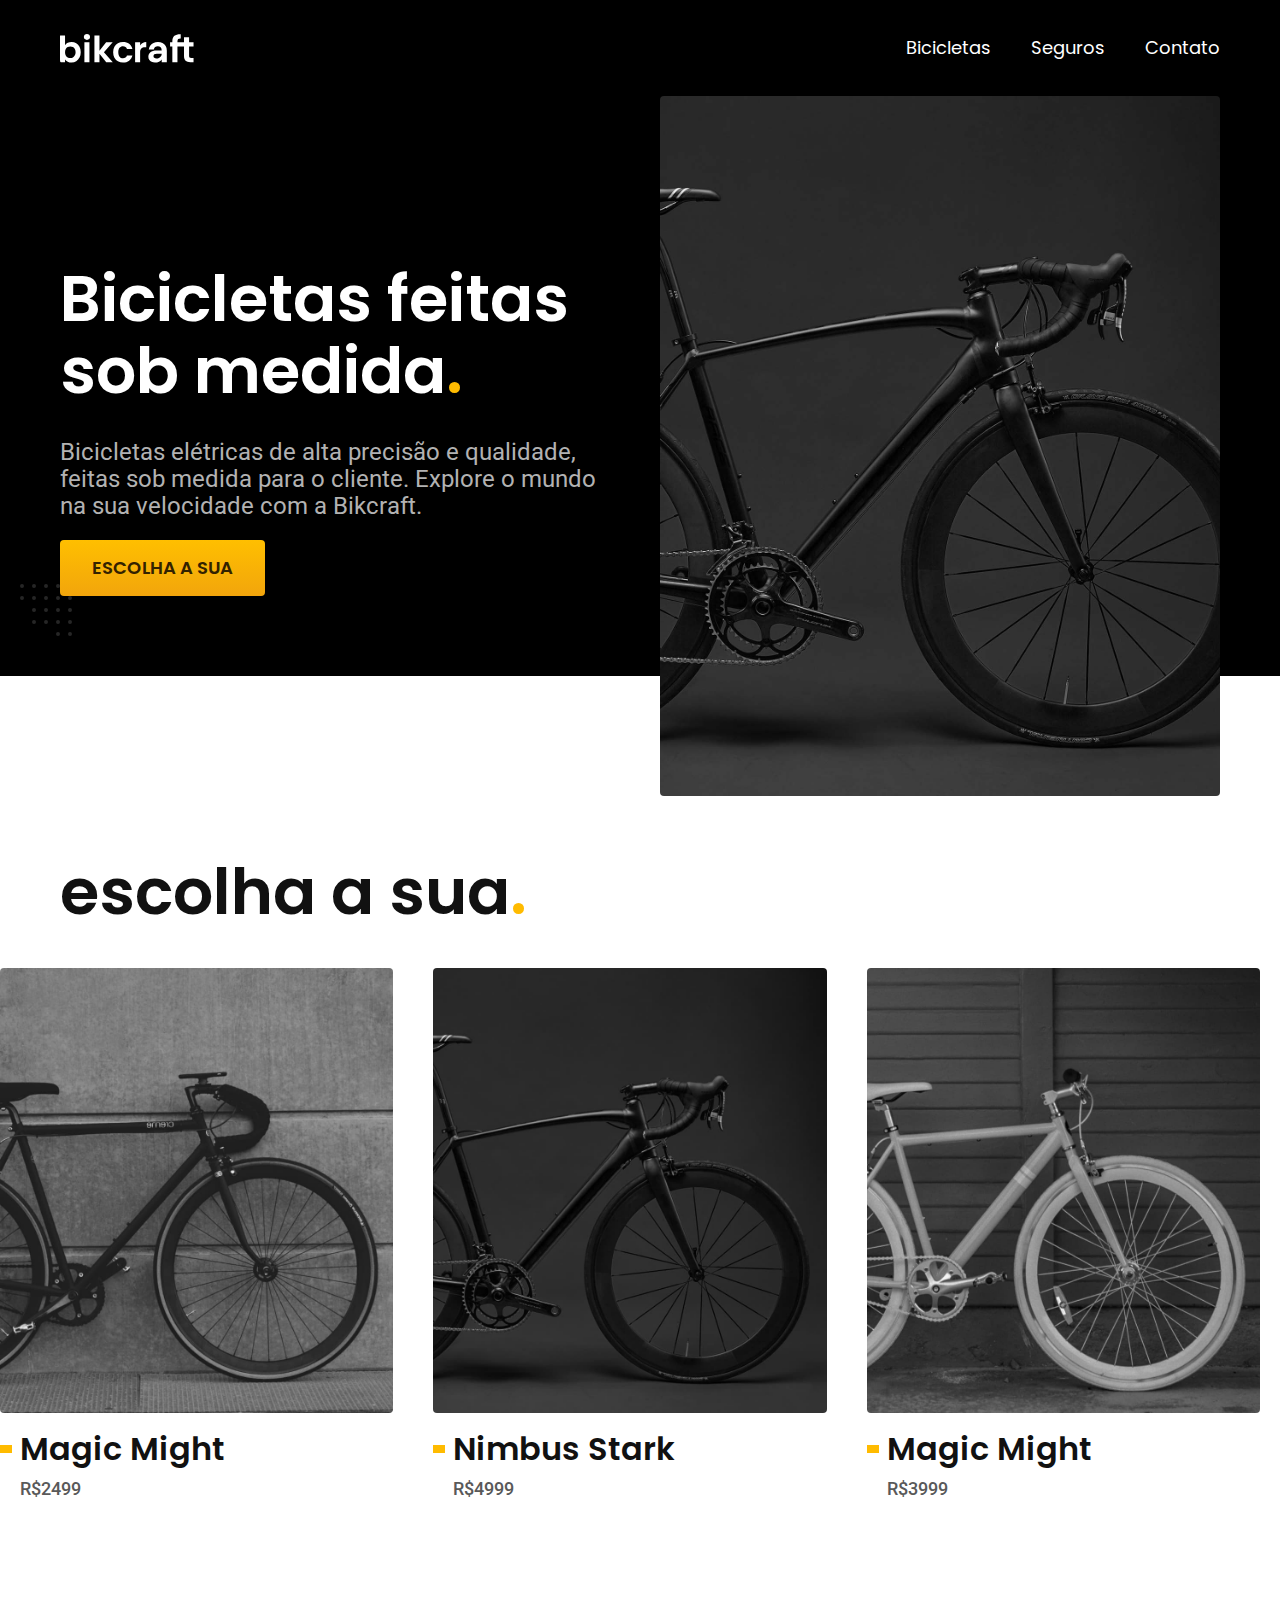
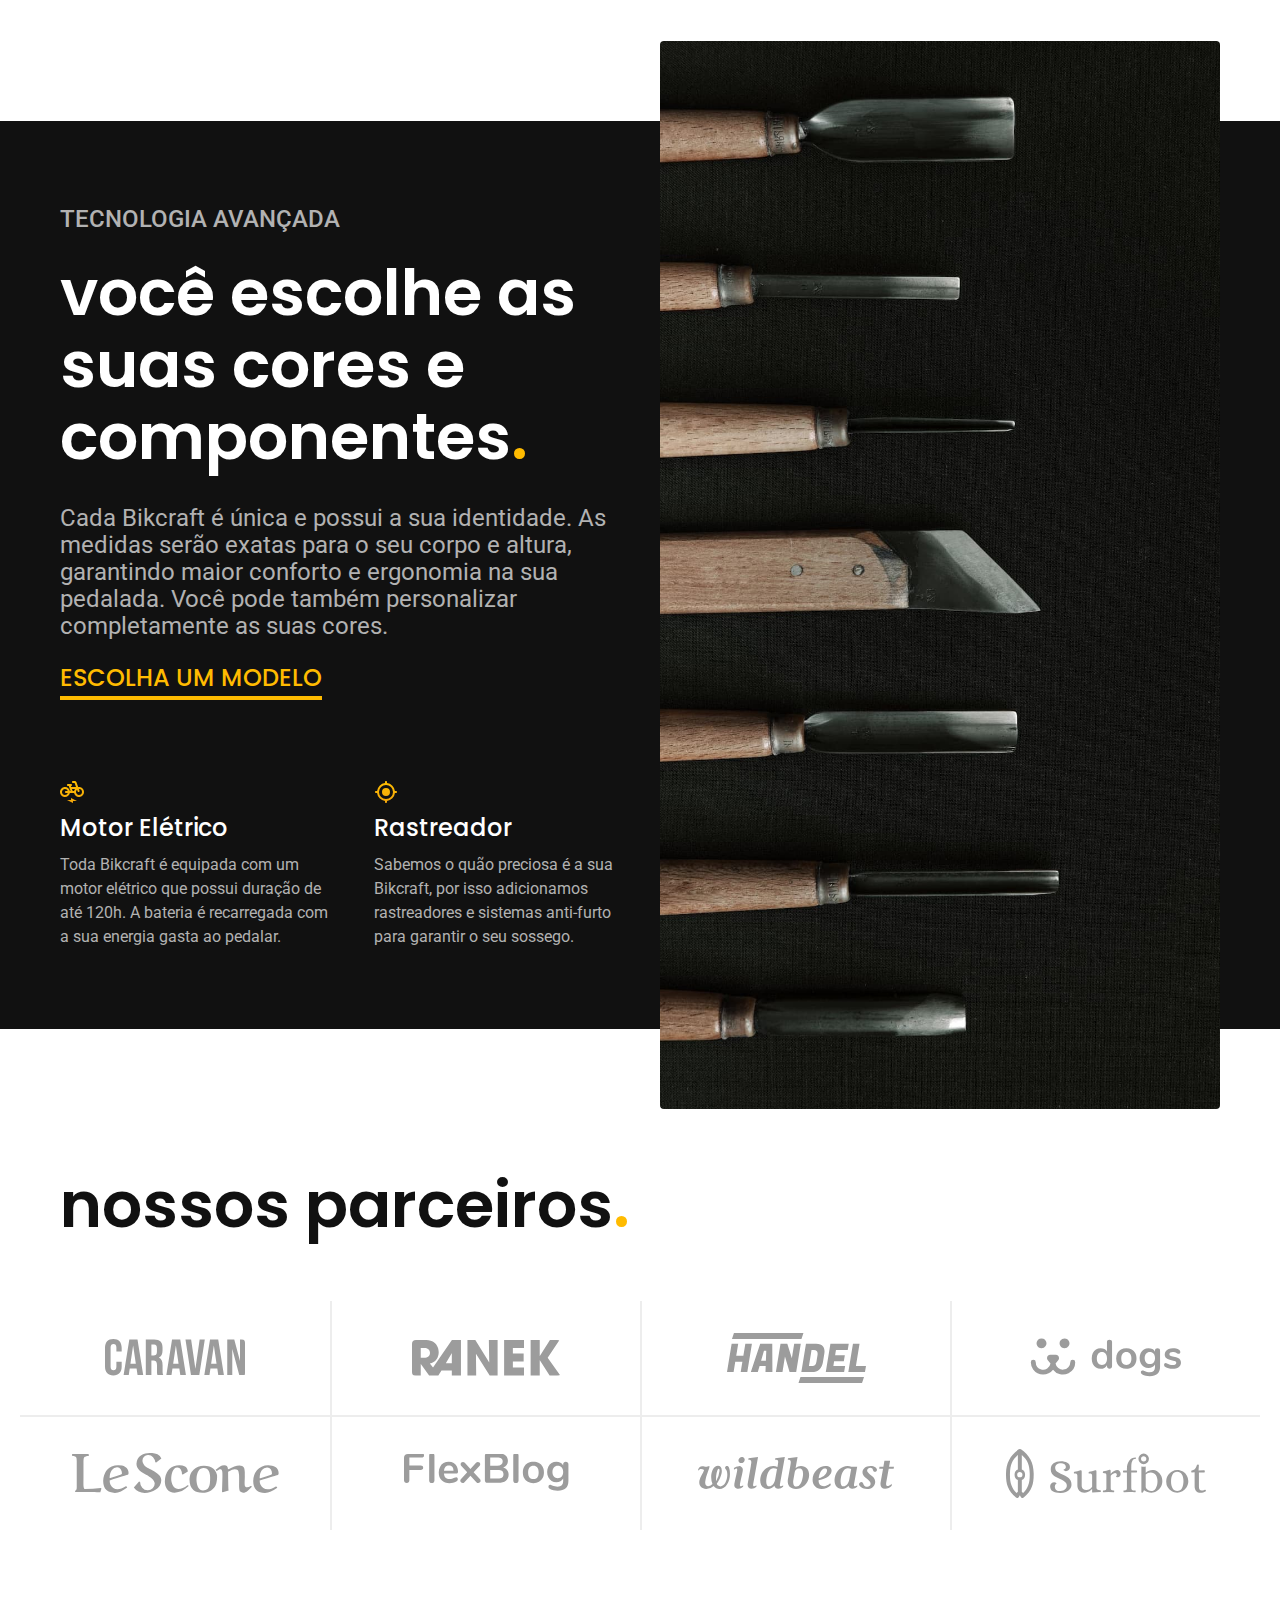
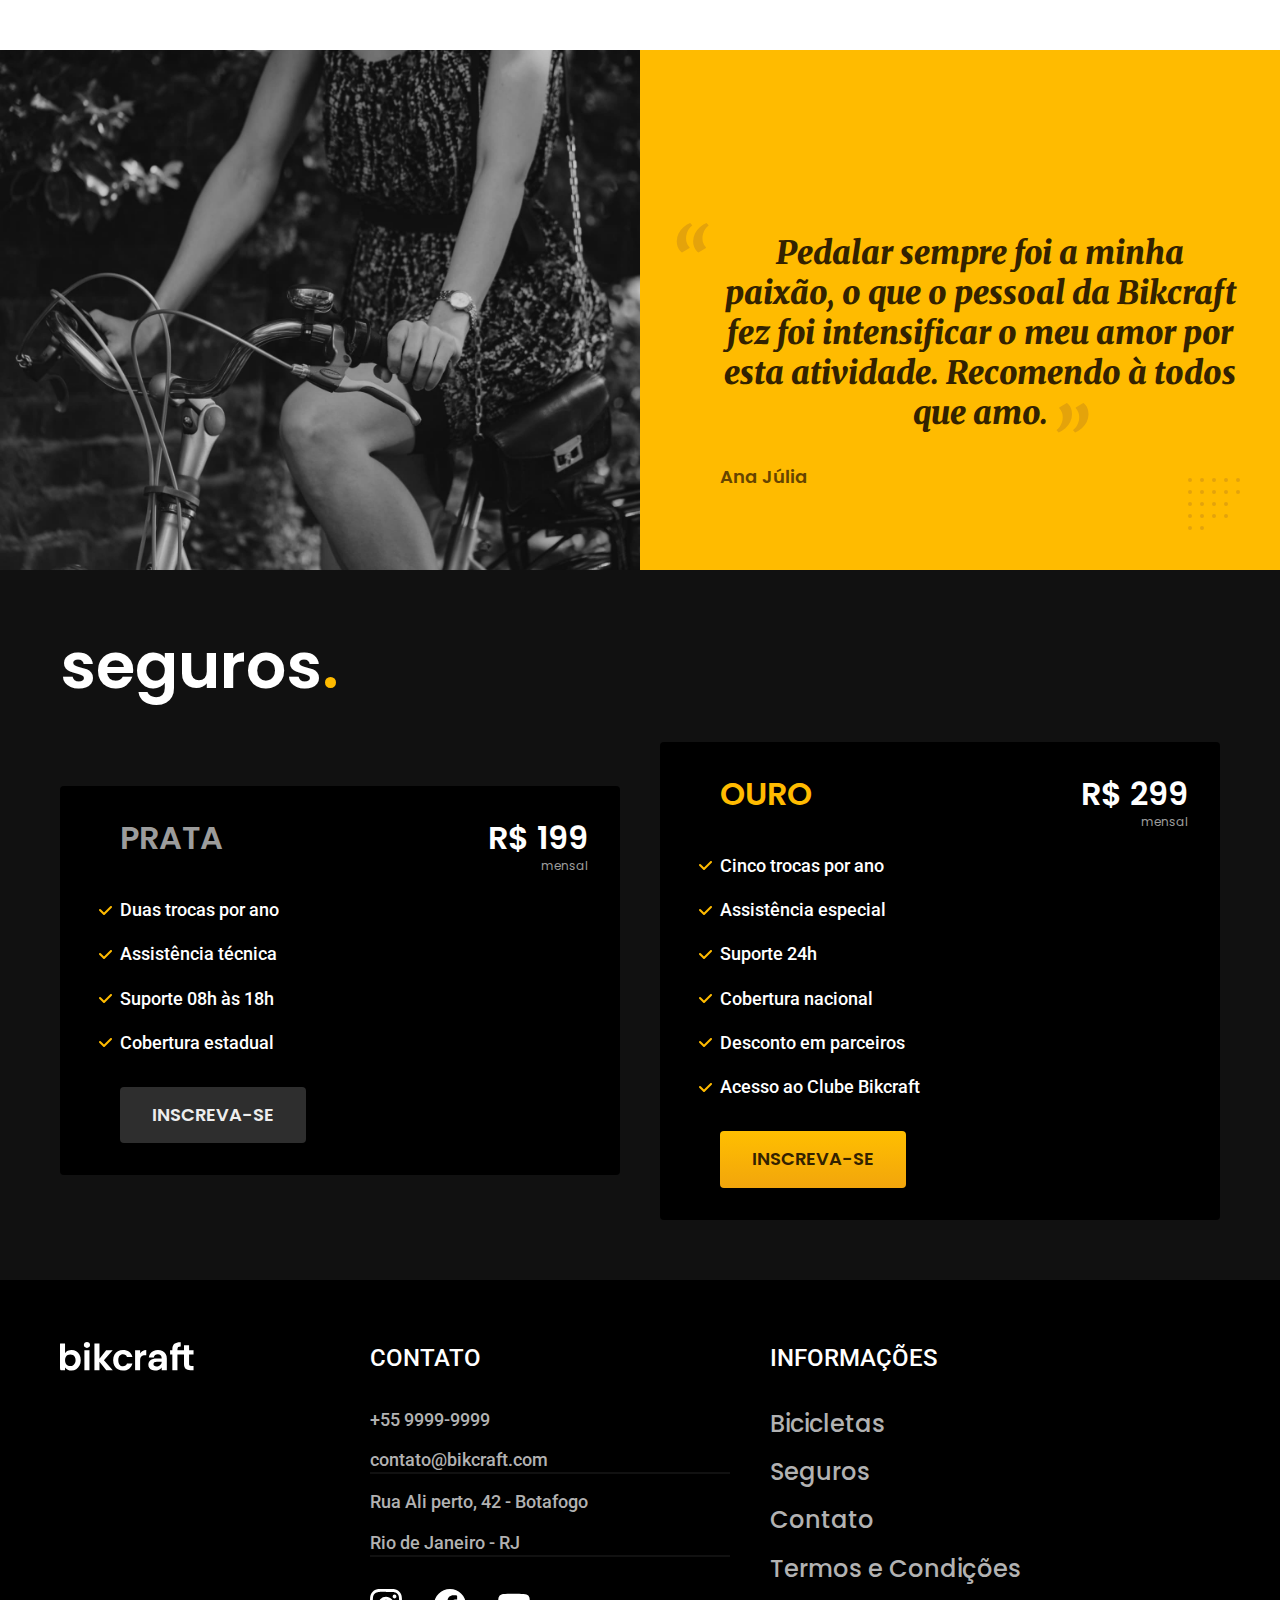
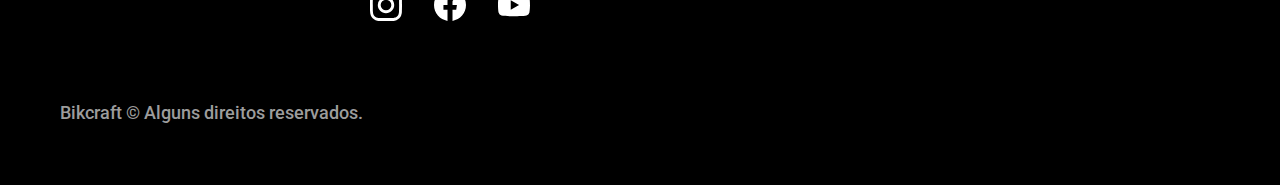
<file: index.html>
<!DOCTYPE html>
<html lang="pt-br">

<head>
  <meta charset="UTF-8">
  <meta name="viewport" content="width=device-width, initial-scale=1.0">
  <meta name="description" content="Bicicletas elétricas de alta precisão e qualidade feitas sob medida para o cliente. Explore o mundo na sua velocidade com a Bikcraft">
  <link rel="preload" href="./css/style.css" as="style">
  <link rel="stylesheet" href="./css/style.css">
  <link rel="preconnect" href="https://fonts.googleapis.com">
  <link rel="preconnect" href="https://fonts.gstatic.com" crossorigin>
  <link href="https://fonts.googleapis.com/css2?family=Merriweather:ital,wght@1,900&family=Poppins:wght@400;600&family=Roboto:wght@400;500&display=swap" rel="stylesheet">
  <title>Bikcraft - Bicicletas Elétricas </title>
</head>

<body>
  <header class="header-bg">
    <div class="header container">
      <a href="./"><img src="./img/bikcraft.svg" width="136" height="32" alt="marca"></a>
      <nav aria-label="primaria">
        <ul class="header-menu font-1-m cor-0">
          <li><a href="./bicicletas.html">Bicicletas</a></li>
          <li><a href="./seguros.html">Seguros</a></li>
          <li><a href="./contato.html">Contato</a></li>
        </ul>
      </nav>
    </div>
  </header>
  <main class="introducao-bg">
    <div class="introducao container">
      <div class="introducao-conteudo">
        <h1 class="font-1-xxl cor-0">Bicicletas feitas sob medida<span class="cor-p1">.</span></h1>
        <p class="font-2-l cor-5">Bicicletas elétricas de alta precisão e qualidade, feitas sob medida para o cliente. Explore o mundo na sua velocidade com a Bikcraft.</p>
        <a class="botao" href="./bicicletas.html">ESCOLHA A SUA</a>
      </div>
      <picture>
        <source media="(max-width: 800px)" srcset="./img/bicicletas/nimbus.jpg">
        <img src="./img/fotos/introducao.jpg" width="1280" height="1600" alt="Bicicleta Elétrica Preta">
      </picture>
    </div>
  </main>
  <article class="bicicletas-lista">
    <h2 class="font-1-xxl container">escolha a sua<span class="cor-p1">.</span></h2>
    <ul>
      <li>
        <a href="./bicicletas/magic.html">
          <img src="./img/bicicletas/magic-home.jpg" width="920" height="1040" alt="Bicicleta Preta">
          <h3 class="font-1-xl">Magic Might</h3>
          <span class="font-2-m cor-8">R$2499</span>
        </a>
      </li>
      <li>
        <a href="./bicicletas/nimbus.html">
          <img src="./img/bicicletas/nimbus-home.jpg" width="920" height="1040" alt="Bicicleta Preta Nimbus">
          <h3 class="font-1-xl">Nimbus Stark</h3>
          <span class="font-2-m cor-8">R$4999</span>
        </a>
      </li>
      <li>
        <a href="./bicicletas/nebula.html">
          <img src="./img/bicicletas/nebula-home.jpg" width="920" height="1040" alt="Bicicleta Cinza">
          <h3 class="font-1-xl">Magic Might</h3>
          <span class="font-2-m cor-8">R$3999</span>
        </a>
      </li>
    </ul>
  </article>
  <article class="tecnologia-bg">
    <div class="tecnologia container">
      <div class="tecnologia-conteudo">
        <span class="font-2-l-b cor-5">TECNOLOGIA AVANÇADA</span>
        <h2 class="font-1-xxl cor-0">você escolhe as suas cores e componentes<span class="cor-p1">.</span></h2>
        <p class="font-2-l cor-5">Cada Bikcraft é única e possui a sua identidade. As medidas serão exatas para o seu corpo e altura, garantindo maior conforto e ergonomia na sua pedalada. Você pode também personalizar completamente as suas cores.</p>
        <a class="link" href="./bicicletas.html">ESCOLHA UM MODELO</a>
        <div class="tecnologia-vantagens">
          <div>
            <img src="./img/icones/eletrica.svg" width="24" height="24" alt="">
            <h3 class="font-1-m cor-0">Motor Elétrico</h3>
            <p class="font-2-s cor-5">Toda Bikcraft é equipada com um motor elétrico que possui duração de até 120h. A bateria é recarregada com a sua energia gasta ao pedalar.</p>
          </div>
          <div>
            <img src="./img/icones/rastreador.svg" width="24" height="24" alt="">
            <h3 class="font-1-m cor-0">Rastreador</h3>
            <p class="font-2-s cor-5">Sabemos o quão preciosa é a sua Bikcraft, por isso adicionamos rastreadores e sistemas anti-furto para garantir o seu sossego.
            </p>
          </div>
        </div>
      </div>
      <div class="tecnologia-imagem">
        <img src="./img/fotos/tecnologia.jpg" width="1200" height="1920" alt="">
      </div>
    </div>
  </article>
  <section class="parceiros" aria-label="Nossos parceiros">
    <h2 class="font-1-xxl container">nossos parceiros<span class="cor-p1">.</span></h2>
    <ul>
      <li><img src="./img/parceiros/caravan.svg" width="140" height="38" alt="Caravan"></li>
      <li><img src="./img/parceiros/ranek.svg" width="149" height="36" alt="ranek"></li>
      <li><img src="./img/parceiros/handel.svg" width="139" height="50" alt="handel"></li>
      <li><img src="./img/parceiros/dogs.svg" width="152" height="39" alt="dogs"></li>
      <li><img src="./img/parceiros/lescone.svg" width="208" height="41" alt="lescone"></li>
      <li><img src="./img/parceiros/flexblog.svg" width="165" height="38" alt="flexblog"></li>
      <li><img src="./img/parceiros/wildbeast.svg" width="196" height="34" alt="wildbeast"></li>
      <li><img src="./img/parceiros/surfbot.svg" width="200" height="49" alt="surfbot"></li>
    </ul>
  </section>
  <section class="depoimento" aria-label="Depoimento">
    <div><img src="./img/fotos/depoimento.jpg" width="1560" height="1360" alt="pessoa pedalando"></div>
    <div class="depoimento-conteudo">

      <blockquote class="font-1-xl cor-p5">
        <p>Pedalar sempre foi a minha paixão, o que o pessoal da Bikcraft fez foi intensificar o meu amor por esta atividade. Recomendo à todos que amo.</p>
      </blockquote>

      <span class="font-1-m-b cor-p4">Ana Júlia</span>
    </div>

  </section>
  <article class="seguros-bg">
    <div class="seguros container">
      <h2 class="font-1-xxl cor-0">seguros<span class="cor-p1">.</span></h2>
      <div class="seguros-item">
        <h3 class="font-1-xl cor-6">PRATA</h3>
        <span class="font-1-xl cor-0">R$ 199 <span class="font-1-xs cor-6">mensal</span></span>
        <ul class="font-2-m cor-0">
          <li>Duas trocas por ano</li>
          <li>Assistência técnica</li>
          <li>Suporte 08h às 18h</li>
          <li>Cobertura estadual</li>
        </ul>
        <a href="./orcamento.html" class="botao secundario">INSCREVA-SE</a>
      </div>
      <div class="seguros-item">
        <h3 class="font-1-xl cor-p1">OURO</h3>
        <span class="font-1-xl cor-0">R$ 299 <span class="font-1-xs cor-6">mensal</span></span>
        <ul class="font-2-m cor-0">
          <li>Cinco trocas por ano</li>
          <li>Assistência especial</li>
          <li>Suporte 24h</li>
          <li>Cobertura nacional</li>
          <li>Desconto em parceiros</li>
          <li>Acesso ao Clube Bikcraft</li>
        </ul>
        <a href="./orcamento.html" class="botao">INSCREVA-SE</a>
      </div>

    </div>
  </article>
  <footer class="footer-bg">
    <div class="footer container">
      <img src="./img/bikcraft.svg" width="136" height="32" alt="Bikcraft">
      <div class="footer-contato">
        <h3 class="font-2-l-b cor-0">CONTATO</h3>
        <ul class="font-2-m cor-5">
          <li><a href="tel: +5521999999999">+55 9999-9999</a></li>
          <li><a href="mailto: contato@bikcraft.com">contato@bikcraft.com</a></li>
          <li>Rua Ali perto, 42 - Botafogo</li>
          <li>Rio de Janeiro - RJ</li>
        </ul>
        <div class="footer-redes">
          <a href="./">
            <img src="./img/redes/instagram.svg" width="32" height="32" alt="instagram">
          </a>
          <a href="./">
            <img src="./img/redes/facebook.svg" width="32" height="32" alt="Facebook">
          </a>
          <a href="./">
            <img src="./img/redes/youtube.svg" width="32" height="32" alt="youtube">
          </a>
        </div>
      </div>
      <div class="footer-informacoes">
        <h3 class="font-2-l-b cor-0">INFORMAÇÕES</h3>
        <nav>
          <ul class="font-1-m cor-5">
            <li><a href="./bicicletas.html">Bicicletas</a></li>
            <li><a href="./seguros.html">Seguros</a></li>
            <li><a href="./contato.html">Contato</a></li>
            <li>
              <a href="./termos.html">
                Termos e Condições
              </a>
            </li>
          </ul>
        </nav>
      </div>
      <p class="footer-copy font-2-m cor-6">Bikcraft © Alguns direitos reservados.</p>
    </div>
  </footer>
</body>

</html>
</file>
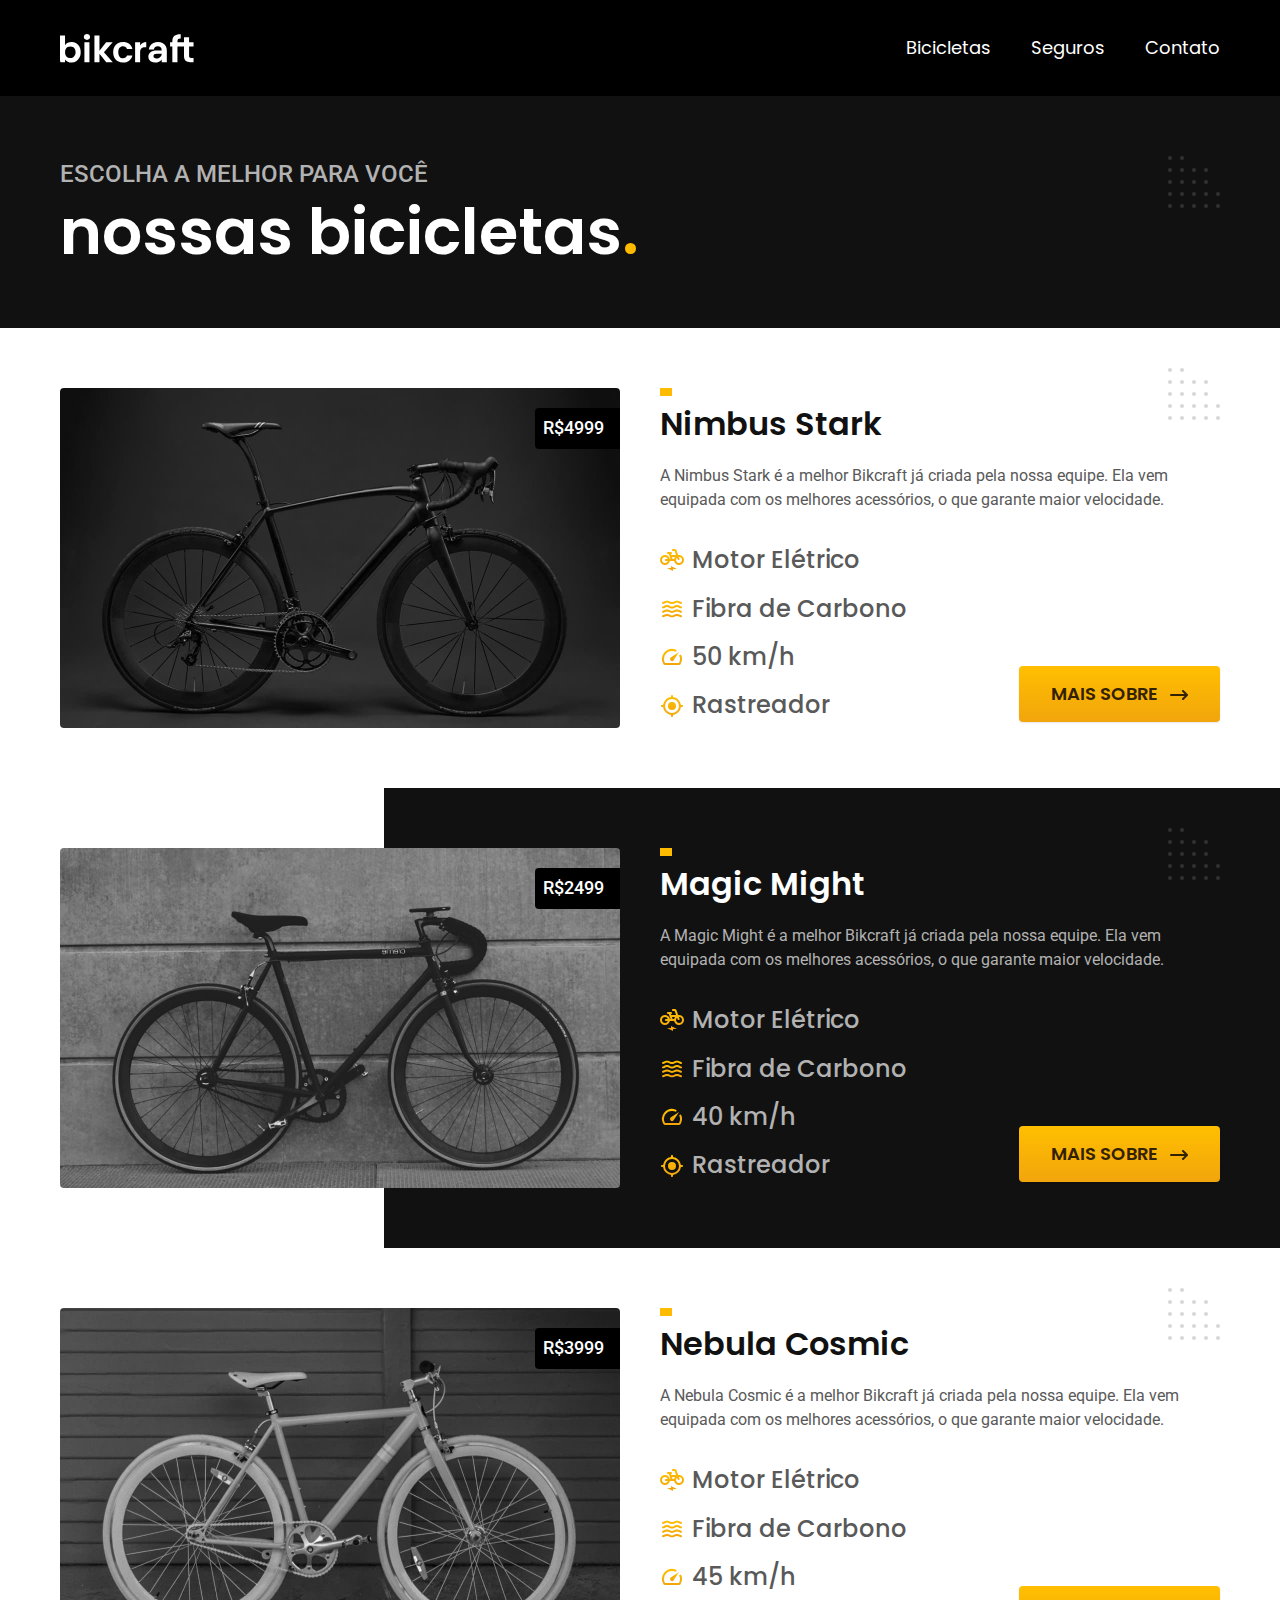
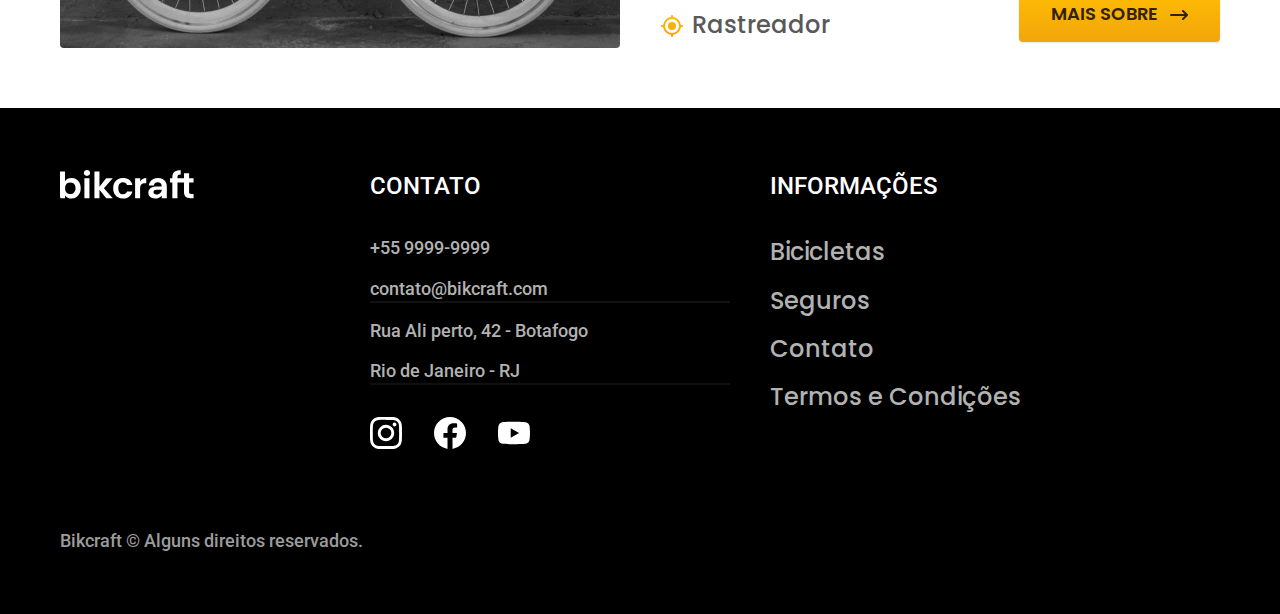
<file: bicicletas.html>
<!DOCTYPE html>
<html lang="pt-br">

<head>
  <meta charset="UTF-8">
  <meta name="viewport" content="width=device-width, initial-scale=1.0">
  <meta name="description" content="Bicicletas elétricas de alta precisão e qualidade feitas sob medida para o cliente. Explore o mundo na sua velocidade com a Bikcraft">
  <link rel="preload" href="./css/style.css" as="style">
  <link rel="stylesheet" href="./css/style.css">
  <link rel="preconnect" href="https://fonts.googleapis.com">
  <link rel="preconnect" href="https://fonts.gstatic.com" crossorigin>
  <link href="https://fonts.googleapis.com/css2?family=Merriweather:ital,wght@1,900&family=Poppins:wght@400;600&family=Roboto:wght@400;500&display=swap" rel="stylesheet">
  <title>Bicicletas | Bikcraft </title>
</head>

<body id="bicicletas">
  <header class="header-bg">
    <div class="header container">
      <a href="./"><img src="./img/bikcraft.svg" alt="marca"></a>
      <nav aria-label="primaria">
        <ul class="header-menu font-1-m cor-0">
          <li><a href="./bicicletas.html">Bicicletas</a></li>
          <li><a href="./seguros.html">Seguros</a></li>
          <li><a href="./contato.html">Contato</a></li>
        </ul>
      </nav>
    </div>
  </header>
  <main>
    <div class="titulo-bg">
      <div class="titulo container">
        <p class="font-2-l-b cor-5">ESCOLHA A MELHOR PARA VOCÊ</p>
        <h2 class="font-1-xxl cor-0">nossas bicicletas<span class="cor-p1">.</span></h2>
      </div>
    </div>
    <div class="bicicletas container">
      <div class="bicicletas-imagem">
        <img src="./img/bicicletas/nimbus.jpg" alt="Bicicleta preta Nimbus">
        <span class="font-2-m cor-0">R$4999</span>
      </div>
      <div class="bicicletas-conteudo">
        <h2 class="font-1-xl">Nimbus Stark</h2>
        <p class="font-2-s cor-8">A Nimbus Stark é a melhor Bikcraft já criada pela nossa equipe. Ela vem equipada com os melhores acessórios, o que garante maior velocidade.
        </p>
        <ul class="font-1-m cor-8">
          <li><img src="./img/icones/eletrica.svg" alt="">Motor Elétrico
          </li>
          <li><img src="./img/icones/carbono.svg" alt="">Fibra de Carbono</li>
          <li><img src="./img/icones/velocidade.svg" alt="">50 km/h
          </li>
          <li><img src="./img/icones/rastreador.svg" alt="">Rastreador</li>
        </ul>
        <a href="./bicicletas/nimbus.html" class="botao seta">MAIS SOBRE</a>
      </div>
    </div>
    <div class="bicicletas-bg">
      <div class="bicicletas container">
        <div class="bicicletas-imagem">
          <img src="./img/bicicletas/magic.jpg" alt="Bicicleta preta Magic">
          <span class="font-2-m cor-0">R$2499</span>
        </div>
        <div class="bicicletas-conteudo">
          <h2 class="font-1-xl cor-0">Magic Might</h2>
          <p class="font-2-s cor-5">A Magic Might é a melhor Bikcraft já criada pela nossa equipe. Ela vem equipada com os melhores acessórios, o que garante maior velocidade.
          </p>
          <ul class="font-1-m cor-5">
            <li><img src="./img/icones/eletrica.svg" alt="">Motor Elétrico
            </li>
            <li><img src="./img/icones/carbono.svg" alt="">Fibra de Carbono</li>
            <li><img src="./img/icones/velocidade.svg" alt="">40 km/h
            </li>
            <li><img src="./img/icones/rastreador.svg" alt="">Rastreador</li>
          </ul>
          <a href="./bicicletas/magic.html" class="botao seta">MAIS SOBRE</a>
        </div>
      </div>
    </div>
    <div class="bicicletas container">
      <div class="bicicletas-imagem">
        <img src="./img/bicicletas/nebula.jpg" alt="Bicicleta branca nebula">
        <span class="font-2-m cor-0">R$3999</span>
      </div>
      <div class="bicicletas-conteudo">
        <h2 class="font-1-xl">Nebula Cosmic</h2>
        <p class="font-2-s cor-8">A Nebula Cosmic é a melhor Bikcraft já criada pela nossa equipe. Ela vem equipada com os melhores acessórios, o que garante maior velocidade.
        </p>
        <ul class="font-1-m cor-8">
          <li><img src="./img/icones/eletrica.svg" alt="">Motor Elétrico
          </li>
          <li><img src="./img/icones/carbono.svg" alt="">Fibra de Carbono</li>
          <li><img src="./img/icones/velocidade.svg" alt="">45 km/h
          </li>
          <li><img src="./img/icones/rastreador.svg" alt="">Rastreador</li>
        </ul>
        <a href="./bicicletas/nebula.html" class="botao seta">MAIS SOBRE</a>
      </div>
    </div>
    </div>
    </div>
  </main>
  <footer class="footer-bg">
    <div class="footer container">
      <img src="./img/bikcraft.svg" alt="Bikcraft">
      <div class="footer-contato">
        <h3 class="font-2-l-b cor-0">CONTATO</h3>
        <ul class="font-2-m cor-5">
          <li><a href="tel: +5521999999999">+55 9999-9999</a></li>
          <li><a href="mailto: contato@bikcraft.com">contato@bikcraft.com</a></li>
          <li>Rua Ali perto, 42 - Botafogo</li>
          <li>Rio de Janeiro - RJ</li>
        </ul>
        <div class="footer-redes">
          <a href="./">
            <img src="./img/redes/instagram.svg" alt="instagram">
          </a>
          <a href="./">
            <img src="./img/redes/facebook.svg" alt="Facebook">
          </a>
          <a href="./">
            <img src="./img/redes/youtube.svg" alt="youtube">
          </a>
        </div>
      </div>
      <div class="footer-informacoes">
        <h3 class="font-2-l-b cor-0">INFORMAÇÕES</h3>
        <nav>
          <ul class="font-1-m cor-5">
            <li><a href="./bicicletas.html">Bicicletas</a></li>
            <li><a href="./seguros.html">Seguros</a></li>
            <li><a href="./contato.html">Contato</a></li>
            <li>
              <a href="./termos.html">
                Termos e Condições
              </a>
            </li>
          </ul>
        </nav>
      </div>
      <p class="footer-copy font-2-m cor-6">Bikcraft © Alguns direitos reservados.</p>
    </div>
  </footer>
</body>
</file>
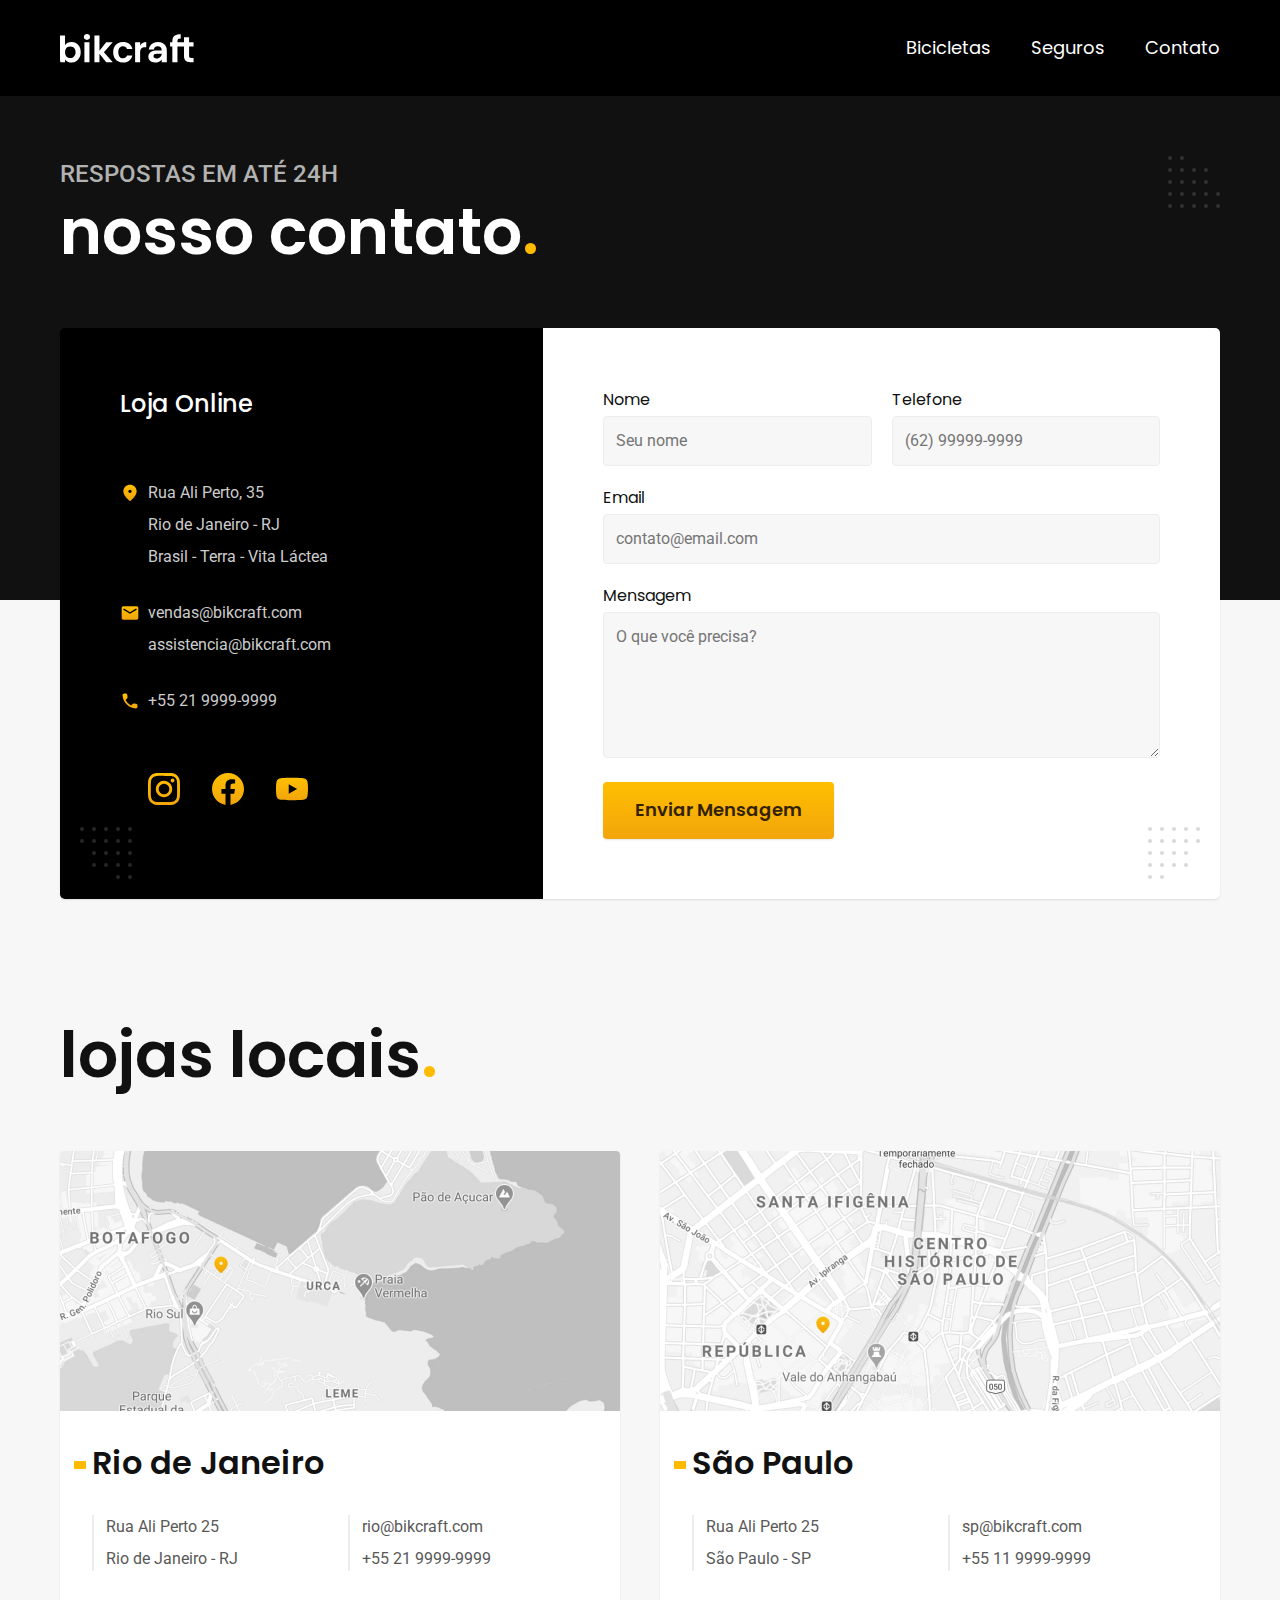
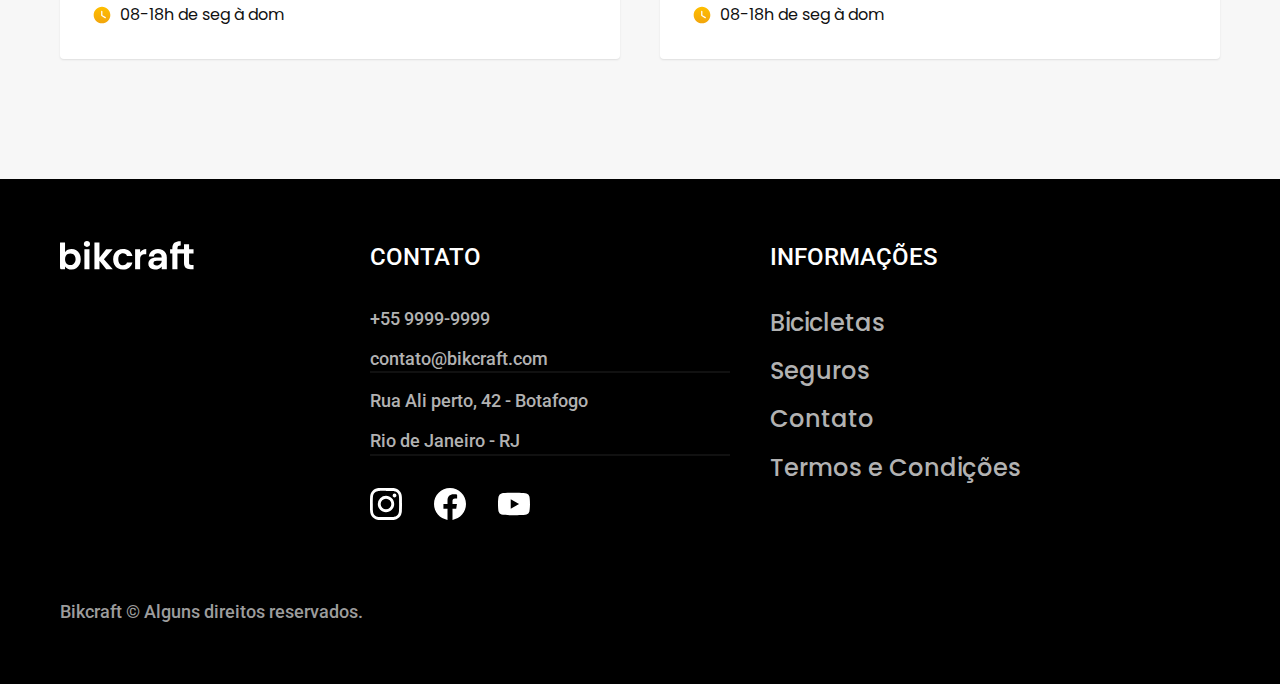
<file: contato.html>
<!DOCTYPE html>
<html lang="pt-br">

<head>
  <meta charset="UTF-8">
  <meta name="viewport" content="width=device-width, initial-scale=1.0">
  <meta name="description" content="Termos e Condições">
  <title>Contato | Bikcraft</title>
  <link rel="preload" href="./css/style.css" as="style">
  <link rel="stylesheet" href="./css/style.css">
  <link rel="preconnect" href="https://fonts.googleapis.com">
  <link rel="preconnect" href="https://fonts.gstatic.com" crossorigin>
  <link href="https://fonts.googleapis.com/css2?family=Merriweather:ital,wght@1,900&family=Poppins:wght@400;600&family=Roboto:wght@400;500&display=swap" rel="stylesheet">
</head>

<body id="contato">
  <header class="header-bg">
    <div class="header container">
      <a href="./"><img src="./img/bikcraft.svg" alt="marca"></a>
      <nav aria-label="primaria">
        <ul class="header-menu font-1-m cor-0">
          <li><a href="./bicicletas.html">Bicicletas</a></li>
          <li><a href="./seguros.html">Seguros</a></li>
          <li><a href="./contato.html">Contato</a></li>
        </ul>
      </nav>
    </div>
  </header>

  <main>
    <div class="titulo-bg">
      <div class="titulo container">
        <p class="font-2-l-b cor-5">RESPOSTAS EM ATÉ 24H</p>
        <h1 class="font-1-xxl cor-0">nosso contato<span class="cor-p1">.</span></h1>
      </div>
    </div>
    <div class="contato container">
      <section class="contato-dados" aria-label="Endereço">
        <h2 class="font-1-m cor-0">Loja Online</h2>
        <div class="contato-endereco font-2-s cor-4">
          <p>Rua Ali Perto, 35
          <p>Rio de Janeiro - RJ</p>
          <p>Brasil - Terra - Vita Láctea</p>
          </p>
        </div>
        <address class="contato-meios font-2-s cor-4">
          <a href="mailto:vendas@bikcraft.com">vendas@bikcraft.com</a>
          <a href="mailto:assistencia@bikcraft.com">assistencia@bikcraft.com</a>
          <a href="tel:+552199999999">+55 21 9999-9999</a>
        </address>
        <div class="contato-redes">
          <a href="./">
            <img src="./img/redes/instagram-p.svg" alt="instagram">
          </a>
          <a href="./">
            <img src="./img/redes/facebook-p.svg" alt="Facebook">
          </a>
          <a href="./">
            <img src="./img/redes/youtube-p.svg" alt="youtube">
          </a>
        </div>
      </section>
      <section class="contato-formulario" aria-label="Formulário">
        <form class="form" action="./contato.html">
          <div class="formulario-nome">
            <label for="nome">Nome</label>
            <input type="text" id="nome" name="nome" placeholder="Seu nome">
          </div>
          <div class="formulario-Telefone">
            <label for="Telefone">Telefone</label>
            <input type="text" id="Telefone" name="Telefone" placeholder="(62) 99999-9999">
          </div>
          <div class="formulario-email col-2">
            <label for="email">Email</label>
            <input type="email" id="email" name="email" placeholder="contato@email.com">
          </div>
          <div class="formulario-mensagem col-2">
            <label for="email">Mensagem</label>
            <textarea name="mensagem" id="mensagem" placeholder="O que você precisa?" rows="5"></textarea>
          </div>
          <button class="botao col-2">Enviar Mensagem</button>
        </form>
      </section>
    </div>
  </main>
  <article class="lojas container">
    <h2 class="font-1-xxl">lojas locais<span class="cor-p1">.</span></h2>
    <div class="lojas-item">
      <img src="./img/lojas/rj.jpg" alt="mapa marcando o endereço em Rua Ali Perto, 25 - Rio de Janeiro - RJ">

      <div class="lojas-conteudo">
        <h3 class="font-1-xl">Rio de Janeiro</h3>
        <div class="lojas-dados font-2-s cor-8">
          <p>Rua Ali Perto 25</p>
          <p>Rio de Janeiro - RJ</p>
        </div>
        <div class="lojas-dados font-2-s cor-8">
          <a href="mailto:rio@bikcraft.com">rio@bikcraft.com</a>
          <a href="tel:+552199999999">+55 21 9999-9999</a>
        </div>
        <p class="lojas-tempo font-1-s"><img src="./img/icones/horario.svg" alt="">08-18h de seg à dom</p>
      </div>
    </div>
    <div class="lojas-item">
      <img src="./img/lojas/sp.jpg" alt="mapa marcando o endereço em Rua Ali Perto, 25 - São Paulo - SP">
      <div class="lojas-conteudo">
        <h3 class="font-1-xl">São Paulo</h3>
        <div class="lojas-dados font-2-s cor-8">
          <p>Rua Ali Perto 25</p>
          <p>São Paulo - SP</p>
        </div>
        <div class="lojas-dados font-2-s cor-8">
          <a href="mailto:sp@bikcraft.com">sp@bikcraft.com</a>
          <a href="tel:+551199999999">+55 11 9999-9999</a>
        </div>
        <p class="lojas-tempo font-1-s"><img src="./img/icones/horario.svg" alt="">08-18h de seg à dom</p>
      </div>
    </div>
  </article>
  <footer class="footer-bg">
    <div class="footer container">
      <img src="./img/bikcraft.svg" alt="Bikcraft">
      <div class="footer-contato">
        <h3 class="font-2-l-b cor-0">CONTATO</h3>
        <ul class="font-2-m cor-5">
          <li><a href="tel: +5521999999999">+55 9999-9999</a></li>
          <li><a href="mailto: contato@bikcraft.com">contato@bikcraft.com</a></li>
          <li>Rua Ali perto, 42 - Botafogo</li>
          <li>Rio de Janeiro - RJ</li>
        </ul>
        <div class="footer-redes">
          <a href="./">
            <img src="./img/redes/instagram.svg" alt="instagram">
          </a>
          <a href="./">
            <img src="./img/redes/facebook.svg" alt="Facebook">
          </a>
          <a href="./">
            <img src="./img/redes/youtube.svg" alt="youtube">
          </a>
        </div>
      </div>
      <div class="footer-informacoes">
        <h3 class="font-2-l-b cor-0">INFORMAÇÕES</h3>
        <nav>
          <ul class="font-1-m cor-5">
            <li><a href="./bicicletas.html">Bicicletas</a></li>
            <li><a href="./seguros.html">Seguros</a></li>
            <li><a href="./contato.html">Contato</a></li>
            <li>
              <a href="./termos.html">
                Termos e Condições
              </a>
            </li>
          </ul>
        </nav>
      </div>
      <p class="footer-copy font-2-m cor-6">Bikcraft © Alguns direitos reservados.</p>
    </div>
  </footer>
</body>

</body>

</html>
</file>
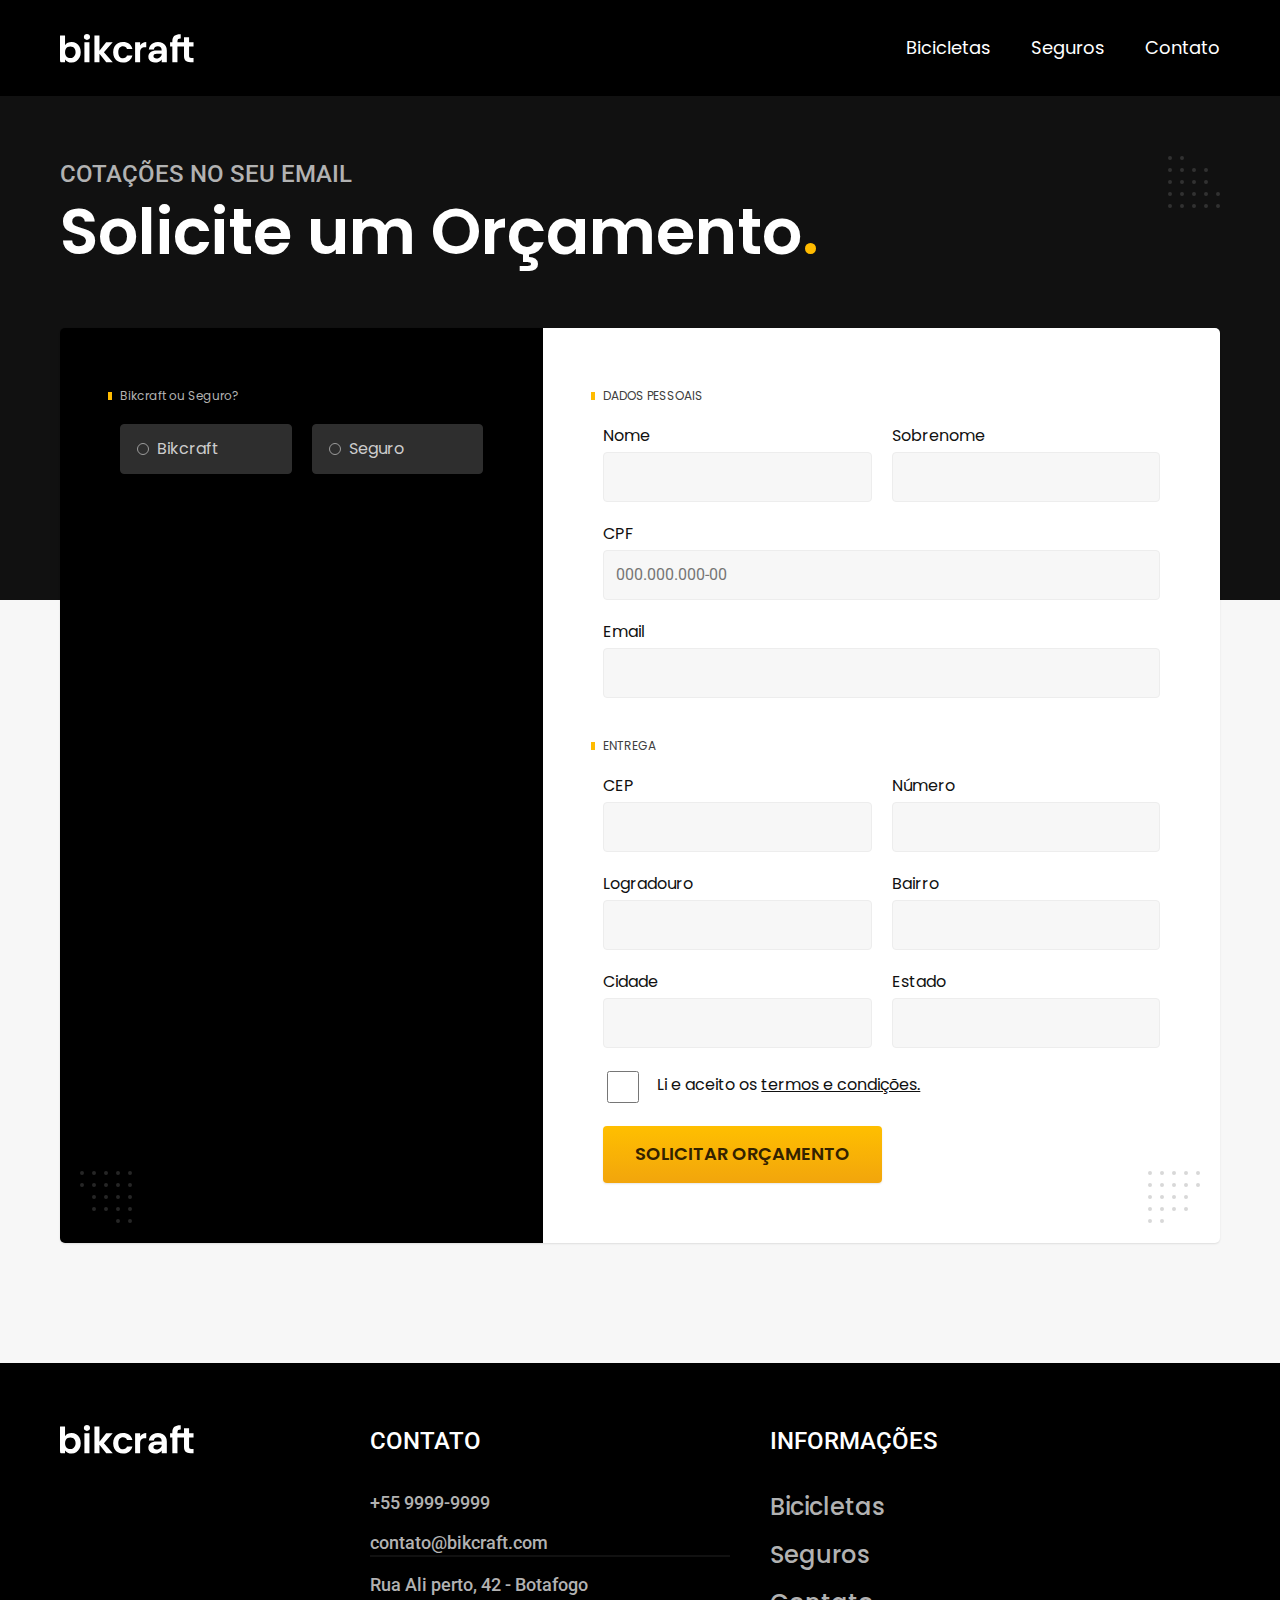
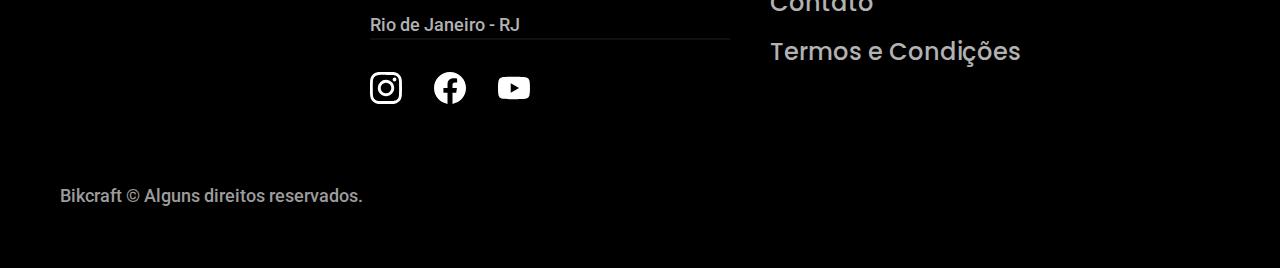
<file: orcamento.html>
<!DOCTYPE html>
<html lang="pt-br">

<head>
  <meta charset="UTF-8">
  <meta name="viewport" content="width=device-width, initial-scale=1.0">
  <meta name="description" content="Termos e Condições">
  <title>Orçamento | Bikcraft</title>
  <link rel="preload" href="./css/style.css" as="style">
  <link rel="stylesheet" href="./css/style.css">
  <link rel="preconnect" href="https://fonts.googleapis.com">
  <link rel="preconnect" href="https://fonts.gstatic.com" crossorigin>
  <link href="https://fonts.googleapis.com/css2?family=Merriweather:ital,wght@1,900&family=Poppins:wght@400;600&family=Roboto:wght@400;500&display=swap" rel="stylesheet">
</head>

<body id="orcamento">
  <header class="header-bg">
    <div class="header container">
      <a href="./"><img src="./img/bikcraft.svg" alt="marca"></a>
      <nav aria-label="primaria">
        <ul class="header-menu font-1-m cor-0">
          <li><a href="./bicicletas.html">Bicicletas</a></li>
          <li><a href="./seguros.html">Seguros</a></li>
          <li><a href="./contato.html">Contato</a></li>
        </ul>
      </nav>
    </div>
  </header>
  <main>
    <div class="titulo-bg">
      <div class="titulo container">
        <p class="font-2-l-b cor-5">COTAÇÕES NO SEU EMAIL</p>
        <h1 class="font-1-xxl cor-0">Solicite um Orçamento<span class="cor-p1">.</span></h1>
      </div>
    </div>
    <form class="orcamento container" action="./">
      <div class="orcamento-produto">
        <h2 class="font-1-xs cor-5">Bikcraft ou Seguro?</h2>
        <input type="radio" name="tipo" value="bikcraft" id="bikcraft">
        <label for="bikcraft">Bikcraft</label>
        <input type="radio" name="tipo" value="seguro" id="seguro">
        <label for="seguro">Seguro</label>
        <div class="orcamento-conteudo" id="orcamento-bikcraft">
          <h2 class="font-1-xs cor-5">Escolha a sua:</h2>
          <input type="radio" name="produto" value="nimbus" id="nimbus">
          <label for="nimbus">Nimbus Stark <span>R$4999</span></label>
          <div class="orcamento-detalhes">
            <ul class="font-1-xs cor-8">
              <li><img src="./img/icones/eletrica.svg" alt="">Motor Elétrico</li>
              <li><img src="./img/icones/carbono.svg" alt="">Fibra de carbono</li>
              <li><img src="./img/icones/velocidade.svg" alt="">50km/h</li>
              <li><img src="./img/icones/rastreador.svg" alt="">Rastreador</li>
            </ul>
            <img src="./img/bicicletas/nimbus.jpg" alt="Bicicleta preta">
          </div>
          <input type="radio" name="produto" value="magic" id="magic">
          <label for="magic">Magic Migth <span>R$2499</span></label>
          <div class="orcamento-detalhes">
            <ul class="font-1-xs cor-8">
              <li><img src="./img/icones/eletrica.svg" alt="">Motor Elétrico</li>
              <li><img src="./img/icones/carbono.svg" alt="">Fibra de carbono</li>
              <li><img src="./img/icones/velocidade.svg" alt="">40km/h</li>
              <li><img src="./img/icones/rastreador.svg" alt="">Rastreador</li>
            </ul>
            <img src="./img/bicicletas/magic.jpg" alt="Bicicleta preta">
          </div>
          <input type="radio" name="produto" value="nebula" id="nebula">
          <label for="nebula">Nebula Cosmic <span>R$3999</span></label>
          <div class="orcamento-detalhes">
            <ul class="font-1-xs cor-8">
              <li><img src="./img/icones/eletrica.svg" alt="">Motor Elétrico</li>
              <li><img src="./img/icones/carbono.svg" alt="">Fibra de carbono</li>
              <li><img src="./img/icones/velocidade.svg" alt="">45km/h</li>
              <li><img src="./img/icones/rastreador.svg" alt="">Rastreador</li>
            </ul>
            <img src="./img/bicicletas/nebula.jpg" alt="Bicicleta branca">
          </div>
        </div>
        <div class="orcamento-conteudo" id="orcamento-seguro">
          <h2 class="font-1-xs cor-5">Escolha o plano:</h2>
          <input type="radio" name="produto" value="prata" id="prata">
          <label for="prata">Prata <span>R$199</span></label>
          <input type="radio" name="produto" value="ouro" id="ouro">
          <label for="ouro">Ouro <span>R$299</span></label>

        </div>
      </div>
      <div class="orcamento-dados form">
        <h2 class="font-1-xs cor-9 col-2">DADOS PESSOAIS</h2>
        <div>
          <label for="nome">Nome</label>
          <input type="text" id="nome" name="nome">
        </div>
        <div>
          <label for="Sobrenome">Sobrenome</label>
          <input type="text" id="Sobrenome" name="Sobrenome">
        </div>
        <div class="col-2">
          <label for="cpf">CPF</label>
          <input type="text" id="cpf" name="cpf" placeholder="000.000.000-00">
        </div>
        <div class="col-2">
          <label for="email">Email</label>
          <input type="email" id="email" name="email">
        </div>
        <h2 class="font-1-xs cor-9 col-2">ENTREGA</h2>
        <div>
          <label for="cep">CEP</label>
          <input type="text" id="cep" name="cep">
        </div>
        <div>
          <label for="numero">Número</label>
          <input type="text" id="numero" name="numero">
        </div>
        <div>
          <label for="logradouro">Logradouro</label>
          <input type="text" id="logradouro" name="logradouro">
        </div>
        <div>
          <label for="bairro">Bairro</label>
          <input type="text" id="bairro" name="bairro">
        </div>
        <div>
          <label for="cidade">Cidade</label>
          <input type="text" id="cidade" name="cidade">
        </div>
        <div>
          <label for="estado">Estado</label>
          <input type="text" id="estado" name="estado">
        </div>
        <div class="aceitotermos col-2">
          <input type="checkbox" class="checkbox">
          <label for="termos">Li e aceito os <a href="./termos.html" target="_blank">termos e condições.</a>
          </label>
        </div>
        <button class="botao col-2">SOLICITAR ORÇAMENTO</button>

      </div>
    </form>
  </main>
  <footer class="footer-bg">
    <div class="footer container">
      <img src="./img/bikcraft.svg" alt="Bikcraft">
      <div class="footer-contato">
        <h3 class="font-2-l-b cor-0">CONTATO</h3>
        <ul class="font-2-m cor-5">
          <li><a href="tel: +5521999999999">+55 9999-9999</a></li>
          <li><a href="mailto: contato@bikcraft.com">contato@bikcraft.com</a></li>
          <li>Rua Ali perto, 42 - Botafogo</li>
          <li>Rio de Janeiro - RJ</li>
        </ul>
        <div class="footer-redes">
          <a href="./">
            <img src="./img/redes/instagram.svg" alt="instagram">
          </a>
          <a href="./">
            <img src="./img/redes/facebook.svg" alt="Facebook">
          </a>
          <a href="./">
            <img src="./img/redes/youtube.svg" alt="youtube">
          </a>
        </div>
      </div>
      <div class="footer-informacoes">
        <h3 class="font-2-l-b cor-0">INFORMAÇÕES</h3>
        <nav>
          <ul class="font-1-m cor-5">
            <li><a href="./bicicletas.html">Bicicletas</a></li>
            <li><a href="./seguros.html">Seguros</a></li>
            <li><a href="./contato.html">Contato</a></li>
            <li>
              <a href="./termos.html">
                Termos e Condições
              </a>
            </li>
          </ul>
        </nav>
      </div>
      <p class="footer-copy font-2-m cor-6">Bikcraft © Alguns direitos reservados.</p>
    </div>
  </footer>
</body>

</body>

</html>
</file>
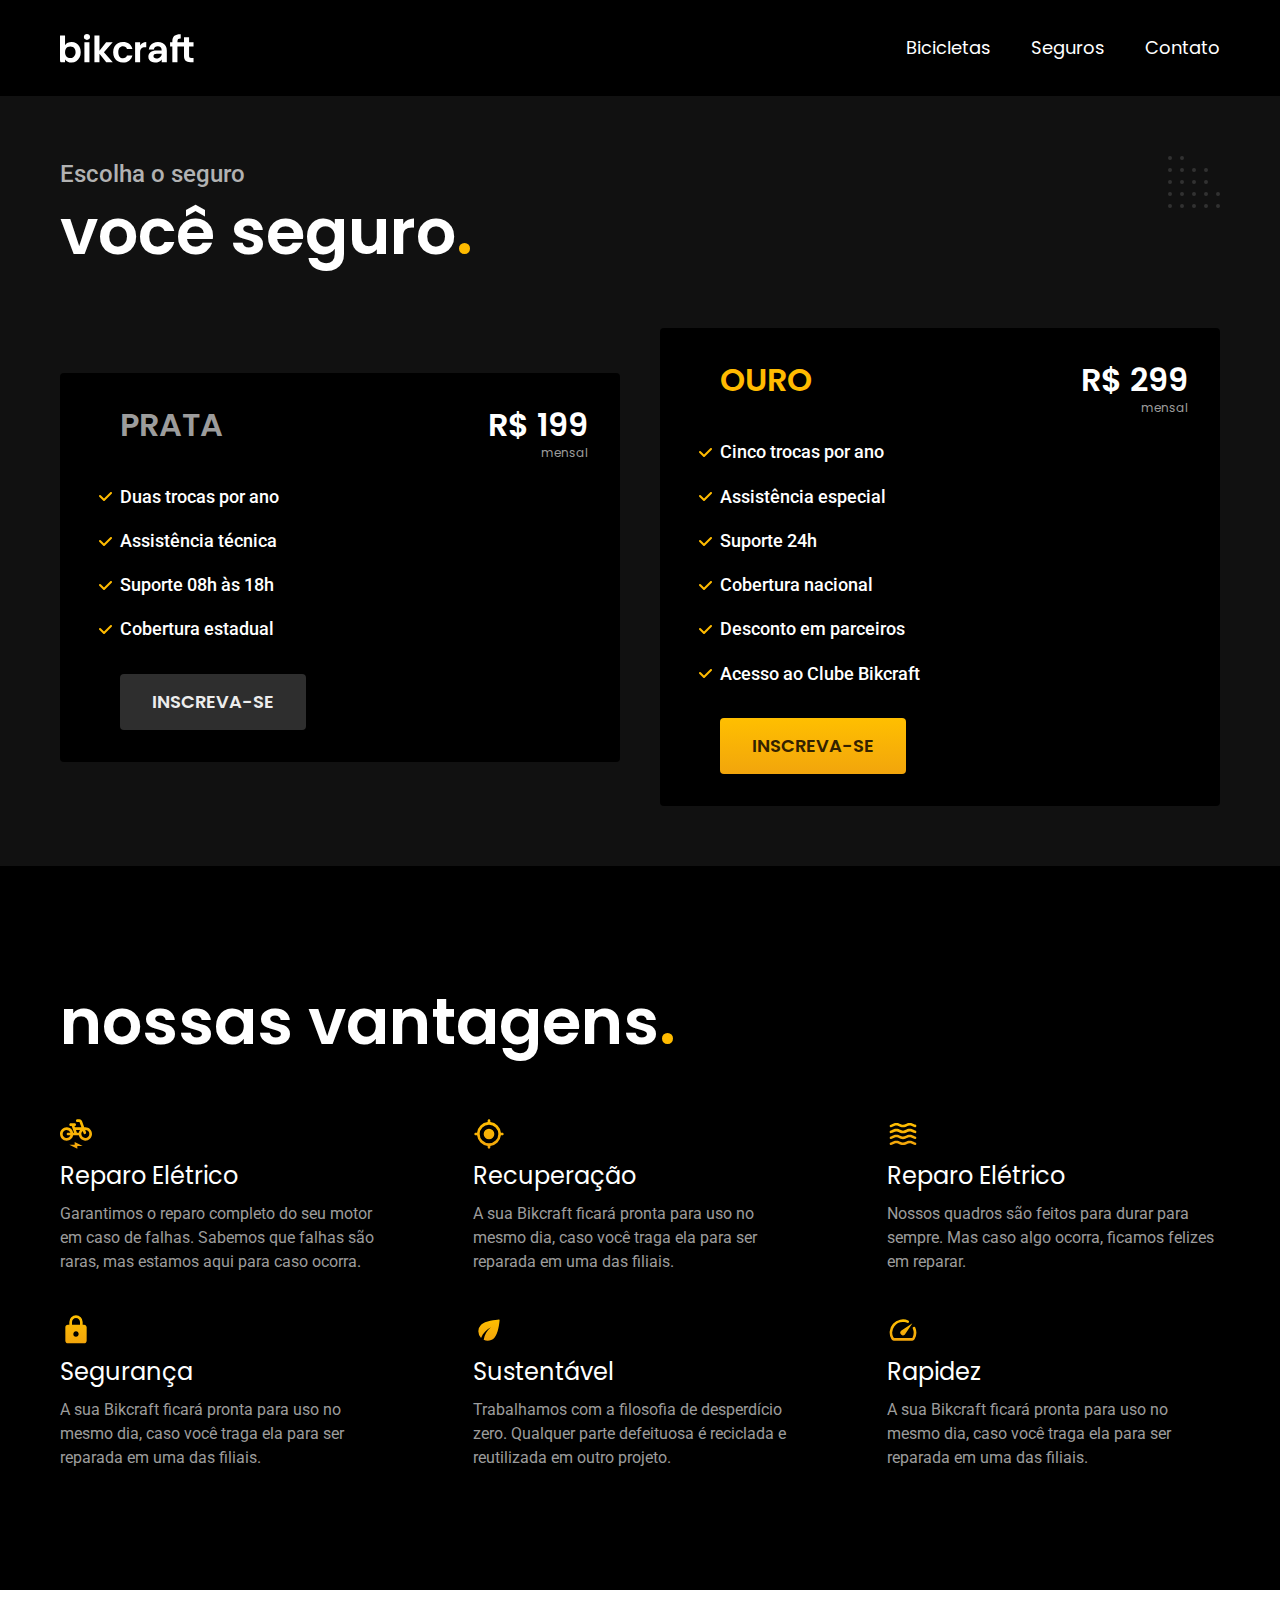
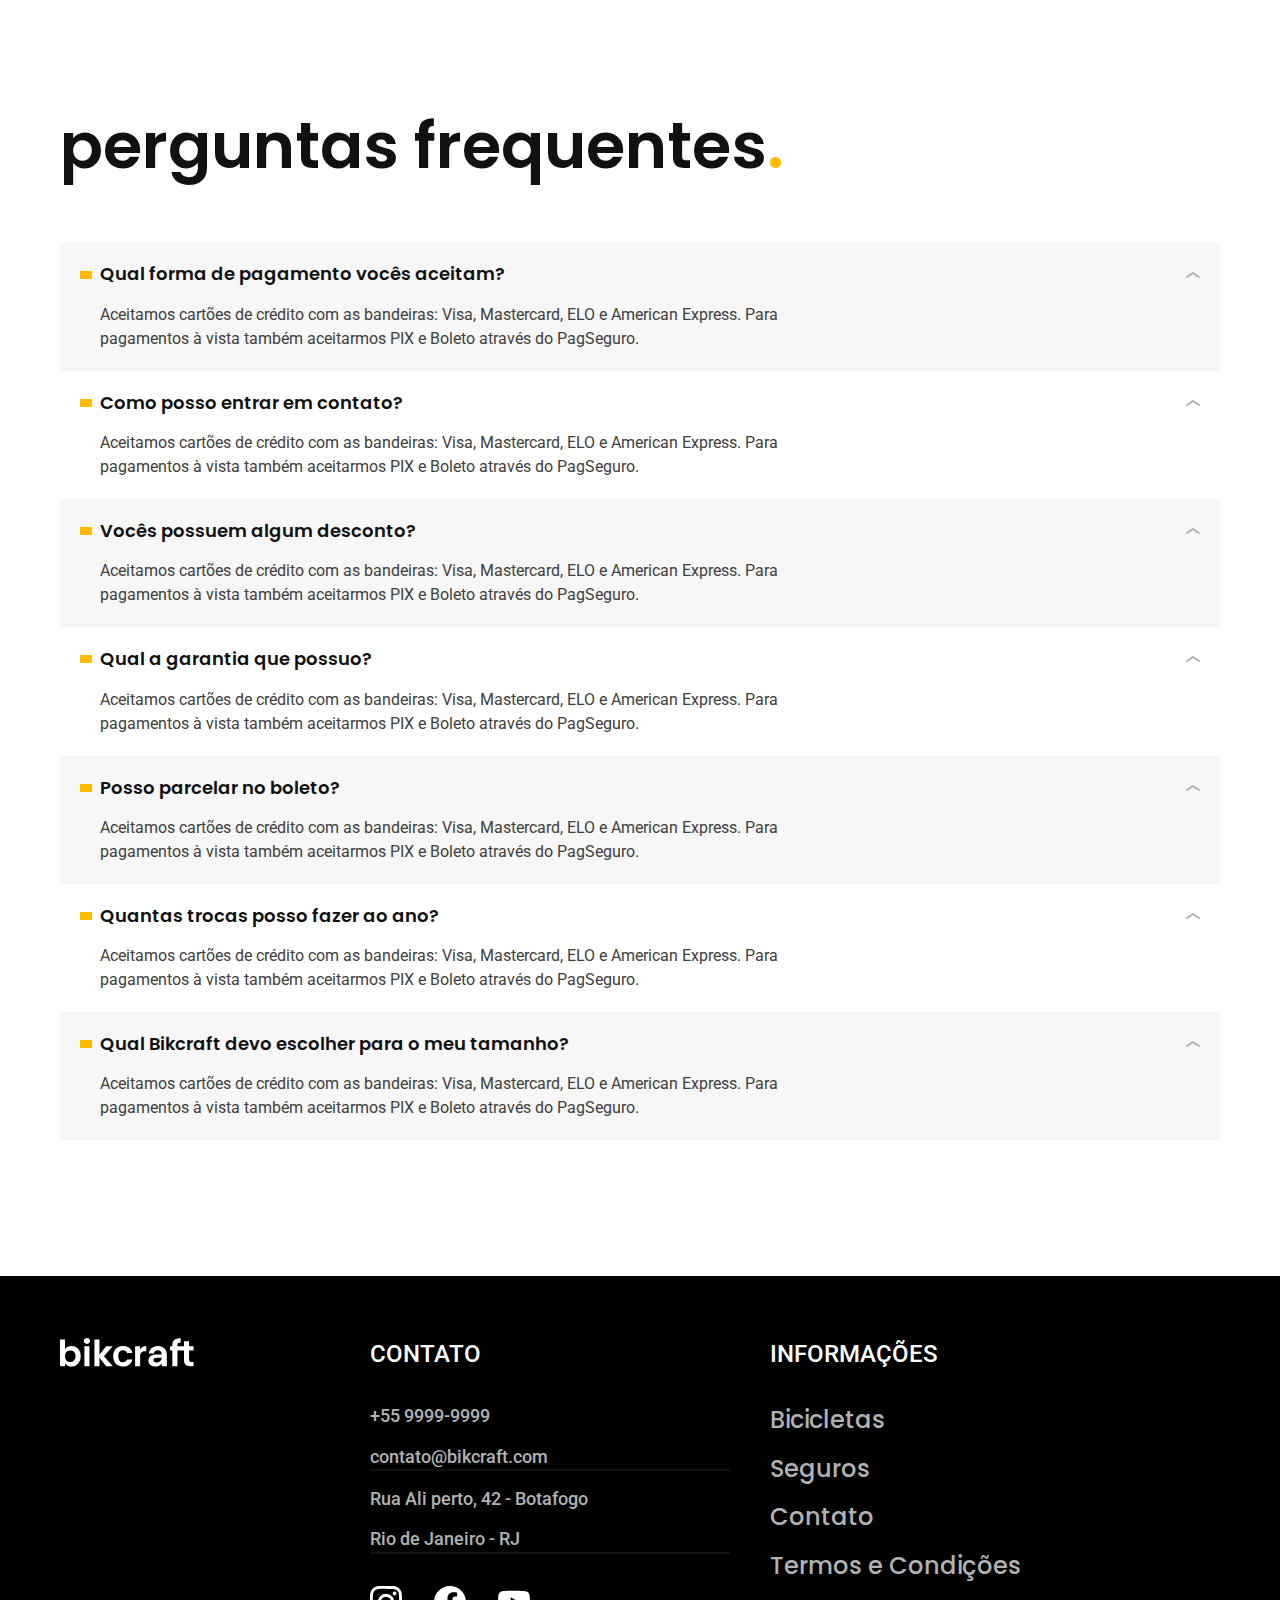
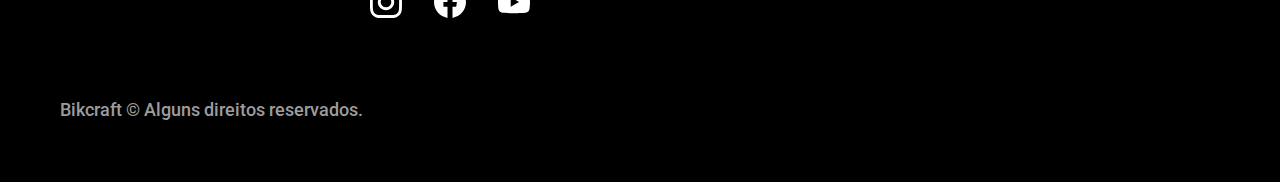
<file: seguros.html>
<!DOCTYPE html>
<html lang="pt-br">

<head>
  <meta charset="UTF-8">
  <meta name="viewport" content="width=device-width, initial-scale=1.0">
  <meta name="description" content="Termos e Condições">
  <title>Seguros | Bikcraft</title>
  <link rel="preload" href="./css/style.css" as="style">
  <link rel="stylesheet" href="./css/style.css">
  <link rel="preconnect" href="https://fonts.googleapis.com">
  <link rel="preconnect" href="https://fonts.gstatic.com" crossorigin>
  <link href="https://fonts.googleapis.com/css2?family=Merriweather:ital,wght@1,900&family=Poppins:wght@400;600&family=Roboto:wght@400;500&display=swap" rel="stylesheet">
</head>

<body id="seguros">
  <header class="header-bg">
    <div class="header container">
      <a href="./"><img src="./img/bikcraft.svg" alt="marca"></a>
      <nav aria-label="primaria">
        <ul class="header-menu font-1-m cor-0">
          <li><a href="./bicicletas.html">Bicicletas</a></li>
          <li><a href="./seguros.html">Seguros</a></li>
          <li><a href="./contato.html">Contato</a></li>
        </ul>
      </nav>
    </div>
  </header>
  <main class="seguros-bg">
    <div class="titulo-bg">
      <div class="titulo container">
        <p class="font-2-l-b cor-5">Escolha o seguro</p>
        <h1 class="font-1-xxl cor-0">você seguro<span class="cor-p1">.</span></h1>
      </div>
    </div>
    <div class="seguros container">
      <div class="seguros-item">
        <h3 class="font-1-xl cor-6">PRATA</h3>
        <span class="font-1-xl cor-0">R$ 199 <span class="font-1-xs cor-6">mensal</span></span>
        <ul class="font-2-m cor-0">
          <li>Duas trocas por ano</li>
          <li>Assistência técnica</li>
          <li>Suporte 08h às 18h</li>
          <li>Cobertura estadual</li>
        </ul>
        <a href="./orcamento.html" class="botao secundario">INSCREVA-SE</a>
      </div>
      <div class="seguros-item">
        <h3 class="font-1-xl cor-p1">OURO</h3>
        <span class="font-1-xl cor-0">R$ 299 <span class="font-1-xs cor-6">mensal</span></span>
        <ul class="font-2-m cor-0">
          <li>Cinco trocas por ano</li>
          <li>Assistência especial</li>
          <li>Suporte 24h</li>
          <li>Cobertura nacional</li>
          <li>Desconto em parceiros</li>
          <li>Acesso ao Clube Bikcraft</li>
        </ul>
        <a href="./orcamento.html" class="botao">INSCREVA-SE</a>
      </div>

    </div>
  </main>
  <article class="vantagens-bg">
    <div class="vantagens container">
      <h2 class="font-1-xxl cor-0">nossas vantagens<span class="cor-p1">.</span></h2>
      <ul>
        <li>
          <img src="./img/icones/eletrica.svg" alt="">
          <h3 class="font-1-l cor-0">Reparo Elétrico
          </h3>
          <p class="font-2-s cor-6">Garantimos o reparo completo do seu motor em caso de falhas. Sabemos que falhas são raras, mas estamos aqui para caso ocorra.
          </p>
        </li>
        <li>
          <img src="./img/icones/rastreador.svg" alt="">
          <h3 class="font-1-l cor-0">Recuperação
          </h3>
          <p class="font-2-s cor-6">A sua Bikcraft ficará pronta para uso no mesmo dia, caso você traga ela para ser reparada em uma das filiais.
        </li>
        <li>
          <img src="./img/icones/carbono.svg" alt="">
          <h3 class="font-1-l cor-0">Reparo Elétrico
          </h3>
          <p class="font-2-s cor-6">Nossos quadros são feitos para durar para sempre. Mas caso algo ocorra, ficamos felizes em reparar.
          </p>
        </li>
        <li>
          <img src="./img/icones/seguro.svg" alt="">
          <h3 class="font-1-l cor-0">Segurança
          </h3>
          <p class="font-2-s cor-6">A sua Bikcraft ficará pronta para uso no mesmo dia, caso você traga ela para ser reparada em uma das filiais.
          </p>
        </li>
        <li>
          <img src="./img/icones/sustentavel.svg" alt="">
          <h3 class="font-1-l cor-0">Sustentável
          </h3>
          <p class="font-2-s cor-6">Trabalhamos com a filosofia de desperdício zero. Qualquer parte defeituosa é reciclada e reutilizada em outro projeto.
          </p>
        </li>
        <li>
          <img src="./img/icones/velocidade.svg" alt="">
          <h3 class="font-1-l cor-0">Rapidez
          </h3>
          <p class="font-2-s cor-6">A sua Bikcraft ficará pronta para uso no mesmo dia, caso você traga ela para ser reparada em uma das filiais.
          </p>
        </li>
      </ul>
    </div>
  </article>
  <article class="perguntas container">
    <h2 class="font-1-xxl">perguntas frequentes<span class="cor-p1">.</span></h2>
    <dl>
      <div>
        <dt class="font-1-m-b">Qual forma de pagamento vocês aceitam?
        </dt>
        <dd class="font-2-s cor-9">Aceitamos cartões de crédito com as bandeiras: Visa, Mastercard, ELO e American Express. Para pagamentos à vista também aceitarmos PIX e Boleto através do PagSeguro.</dd>
      </div>
      <div>
        <dt class="font-1-m-b">Como posso entrar em contato?
        </dt>
        <dd class="font-2-s cor-9">Aceitamos cartões de crédito com as bandeiras: Visa, Mastercard, ELO e American Express. Para pagamentos à vista também aceitarmos PIX e Boleto através do PagSeguro.</dd>
      </div>
      <div>
        <dt class="font-1-m-b">Vocês possuem algum desconto?
        </dt>
        <dd class="font-2-s cor-9">Aceitamos cartões de crédito com as bandeiras: Visa, Mastercard, ELO e American Express. Para pagamentos à vista também aceitarmos PIX e Boleto através do PagSeguro.</dd>
      </div>
      <div>
        <dt class="font-1-m-b">Qual a garantia que possuo?
        </dt>
        <dd class="font-2-s cor-9">Aceitamos cartões de crédito com as bandeiras: Visa, Mastercard, ELO e American Express. Para pagamentos à vista também aceitarmos PIX e Boleto através do PagSeguro.</dd>
      </div>
      <div>
        <dt class="font-1-m-b">Posso parcelar no boleto?
        </dt>
        <dd class="font-2-s cor-9">Aceitamos cartões de crédito com as bandeiras: Visa, Mastercard, ELO e American Express. Para pagamentos à vista também aceitarmos PIX e Boleto através do PagSeguro.</dd>
      </div>
      <div>
        <dt class="font-1-m-b">Quantas trocas posso fazer ao ano?
        </dt>
        <dd class="font-2-s cor-9">Aceitamos cartões de crédito com as bandeiras: Visa, Mastercard, ELO e American Express. Para pagamentos à vista também aceitarmos PIX e Boleto através do PagSeguro.</dd>
      </div>
      <div>
        <dt class="font-1-m-b">Qual Bikcraft devo escolher para o meu tamanho?
        </dt>
        <dd class="font-2-s cor-9">Aceitamos cartões de crédito com as bandeiras: Visa, Mastercard, ELO e American Express. Para pagamentos à vista também aceitarmos PIX e Boleto através do PagSeguro.</dd>
      </div>

    </dl>

  </article>
  <footer class=" footer-bg">
    <div class="footer container">
      <img src="./img/bikcraft.svg" alt="Bikcraft">
      <div class="footer-contato">
        <h3 class="font-2-l-b cor-0">CONTATO</h3>
        <ul class="font-2-m cor-5">
          <li><a href="tel: +5521999999999">+55 9999-9999</a></li>
          <li><a href="mailto: contato@bikcraft.com">contato@bikcraft.com</a></li>
          <li>Rua Ali perto, 42 - Botafogo</li>
          <li>Rio de Janeiro - RJ</li>
        </ul>
        <div class="footer-redes">
          <a href="./">
            <img src="./img/redes/instagram.svg" alt="instagram">
          </a>
          <a href="./">
            <img src="./img/redes/facebook.svg" alt="Facebook">
          </a>
          <a href="./">
            <img src="./img/redes/youtube.svg" alt="youtube">
          </a>
        </div>
      </div>
      <div class="footer-informacoes">
        <h3 class="font-2-l-b cor-0">INFORMAÇÕES</h3>
        <nav>
          <ul class="font-1-m cor-5">
            <li><a href="./bicicletas.html">Bicicletas</a></li>
            <li><a href="./seguros.html">Seguros</a></li>
            <li><a href="./contato.html">Contato</a></li>
            <li>
              <a href="./termos.html">
                Termos e Condições
              </a>
            </li>
          </ul>
        </nav>
      </div>
      <p class="footer-copy font-2-m cor-6">Bikcraft © Alguns direitos reservados.</p>
    </div>
  </footer>
</body>

</body>

</html>
</file>
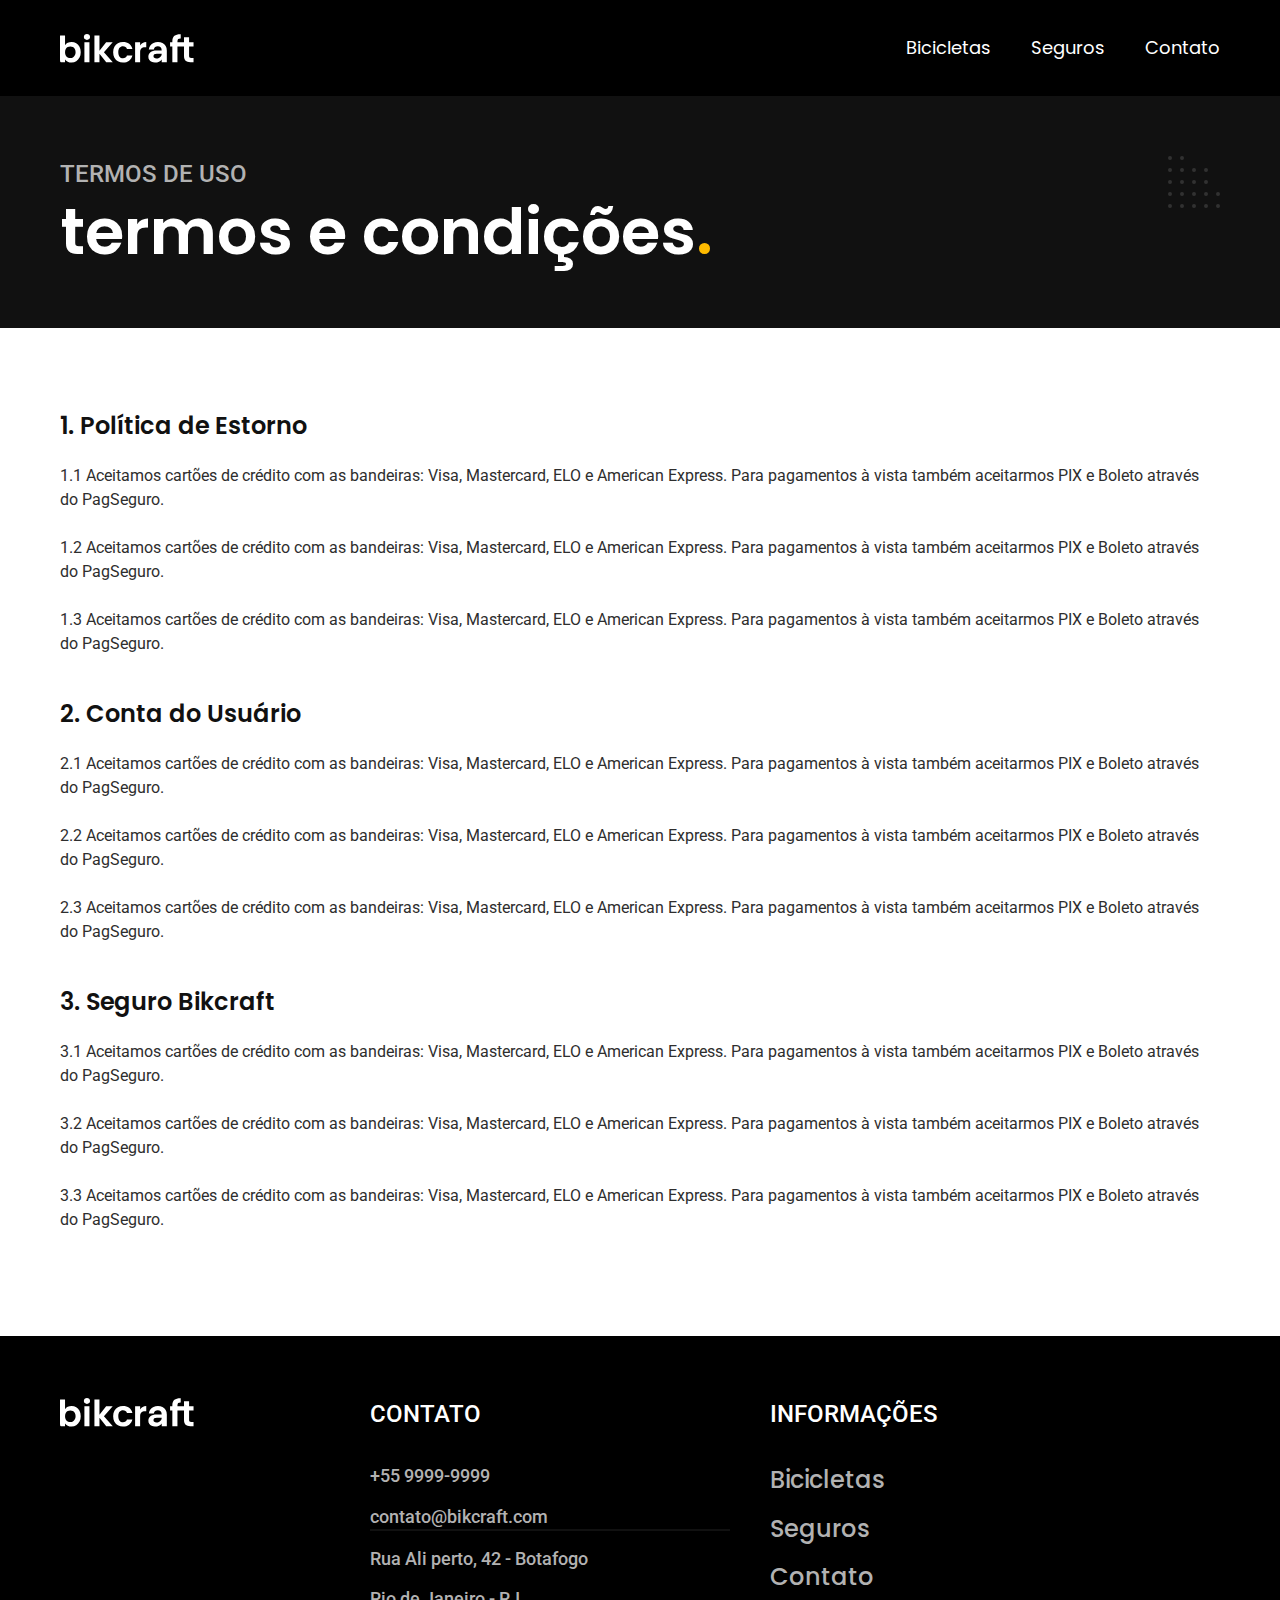
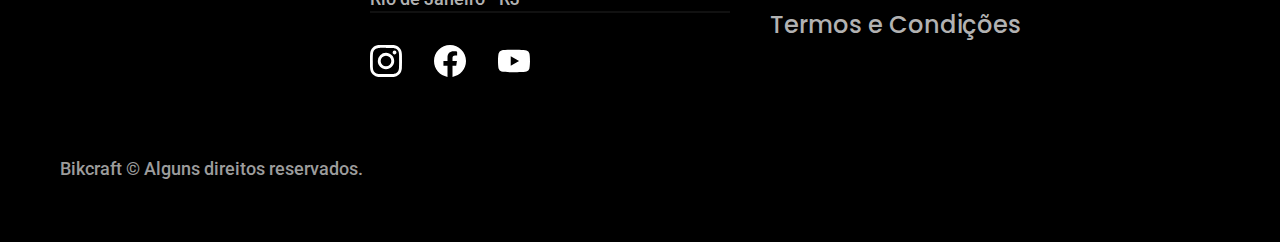
<file: termos.html>
<!DOCTYPE html>
<html lang="pt-br">

<head>
  <meta charset="UTF-8">
  <meta name="viewport" content="width=device-width, initial-scale=1.0">
  <meta name="description" content="Termos e Condições">
  <title>Termos e Condições | Bikcraft</title>
  <link rel="preload" href="./css/style.css" as="style">
  <link rel="stylesheet" href="./css/style.css">
  <link rel="preconnect" href="https://fonts.googleapis.com">
  <link rel="preconnect" href="https://fonts.gstatic.com" crossorigin>
  <link href="https://fonts.googleapis.com/css2?family=Merriweather:ital,wght@1,900&family=Poppins:wght@400;600&family=Roboto:wght@400;500&display=swap" rel="stylesheet">
</head>

<body id="termos">
  <header class="header-bg">
    <div class="header container">
      <a href="./"><img src="./img/bikcraft.svg" alt="marca"></a>
      <nav aria-label="primaria">
        <ul class="header-menu font-1-m cor-0">
          <li><a href="./bicicletas.html">Bicicletas</a></li>
          <li><a href="./seguros.html">Seguros</a></li>
          <li><a href="./contato.html">Contato</a></li>
        </ul>
      </nav>
    </div>
  </header>
  <main>
    <div class="titulo-bg">
      <div class="titulo container">
        <p class="font-2-l-b cor-5">TERMOS DE USO</p>
        <h1 class="font-1-xxl cor-0">termos e condições<span class="cor-p1">.</span></h1>
      </div>
    </div>
    <div class="termos container font-2-s cor-10">
      <h2 class="font-1-l cor-11">1. Política de Estorno</h2>
      <p>
        1.1 Aceitamos cartões de crédito com as bandeiras: Visa, Mastercard, ELO e American Express. Para pagamentos à vista também aceitarmos PIX e Boleto através do PagSeguro.
      </p>
      <p>1.2 Aceitamos cartões de crédito com as bandeiras: Visa, Mastercard, ELO e American Express. Para pagamentos à vista também aceitarmos PIX e Boleto através do PagSeguro.</p>
      <p>1.3 Aceitamos cartões de crédito com as bandeiras: Visa, Mastercard, ELO e American Express. Para pagamentos à vista também aceitarmos PIX e Boleto através do PagSeguro.</p>
      <h2 class="font-1-l cor-11">2. Conta do Usuário</h2>
      <p>2.1 Aceitamos cartões de crédito com as bandeiras: Visa, Mastercard, ELO e American Express. Para pagamentos à vista também aceitarmos PIX e Boleto através do PagSeguro.</p>
      <p>2.2 Aceitamos cartões de crédito com as bandeiras: Visa, Mastercard, ELO e American Express. Para pagamentos à vista também aceitarmos PIX e Boleto através do PagSeguro.</p>
      <p>2.3 Aceitamos cartões de crédito com as bandeiras: Visa, Mastercard, ELO e American Express. Para pagamentos à vista também aceitarmos PIX e Boleto através do PagSeguro.</p>
      <h2 class="font-1-l cor-11">3. Seguro Bikcraft</h2>
      <p>3.1 Aceitamos cartões de crédito com as bandeiras: Visa, Mastercard, ELO e American Express. Para pagamentos à vista também aceitarmos PIX e Boleto através do PagSeguro.</p>
      <p>3.2 Aceitamos cartões de crédito com as bandeiras: Visa, Mastercard, ELO e American Express. Para pagamentos à vista também aceitarmos PIX e Boleto através do PagSeguro.</p>
      <p>3.3 Aceitamos cartões de crédito com as bandeiras: Visa, Mastercard, ELO e American Express. Para pagamentos à vista também aceitarmos PIX e Boleto através do PagSeguro.</p>
    </div>
  </main>
  <footer class="footer-bg">
    <div class="footer container">
      <img src="./img/bikcraft.svg" alt="Bikcraft">
      <div class="footer-contato">
        <h3 class="font-2-l-b cor-0">CONTATO</h3>
        <ul class="font-2-m cor-5">
          <li><a href="tel: +5521999999999">+55 9999-9999</a></li>
          <li><a href="mailto: contato@bikcraft.com">contato@bikcraft.com</a></li>
          <li>Rua Ali perto, 42 - Botafogo</li>
          <li>Rio de Janeiro - RJ</li>
        </ul>
        <div class="footer-redes">
          <a href="./">
            <img src="./img/redes/instagram.svg" alt="instagram">
          </a>
          <a href="./">
            <img src="./img/redes/facebook.svg" alt="Facebook">
          </a>
          <a href="./">
            <img src="./img/redes/youtube.svg" alt="youtube">
          </a>
        </div>
      </div>
      <div class="footer-informacoes">
        <h3 class="font-2-l-b cor-0">INFORMAÇÕES</h3>
        <nav>
          <ul class="font-1-m cor-5">
            <li><a href="./bicicletas.html">Bicicletas</a></li>
            <li><a href="./seguros.html">Seguros</a></li>
            <li><a href="./contato.html">Contato</a></li>
            <li>
              <a href="./termos.html">
                Termos e Condições
              </a>
            </li>
          </ul>
        </nav>
      </div>
      <p class="footer-copy font-2-m cor-6">Bikcraft © Alguns direitos reservados.</p>
    </div>
  </footer>
</body>

</body>

</html>
</file>
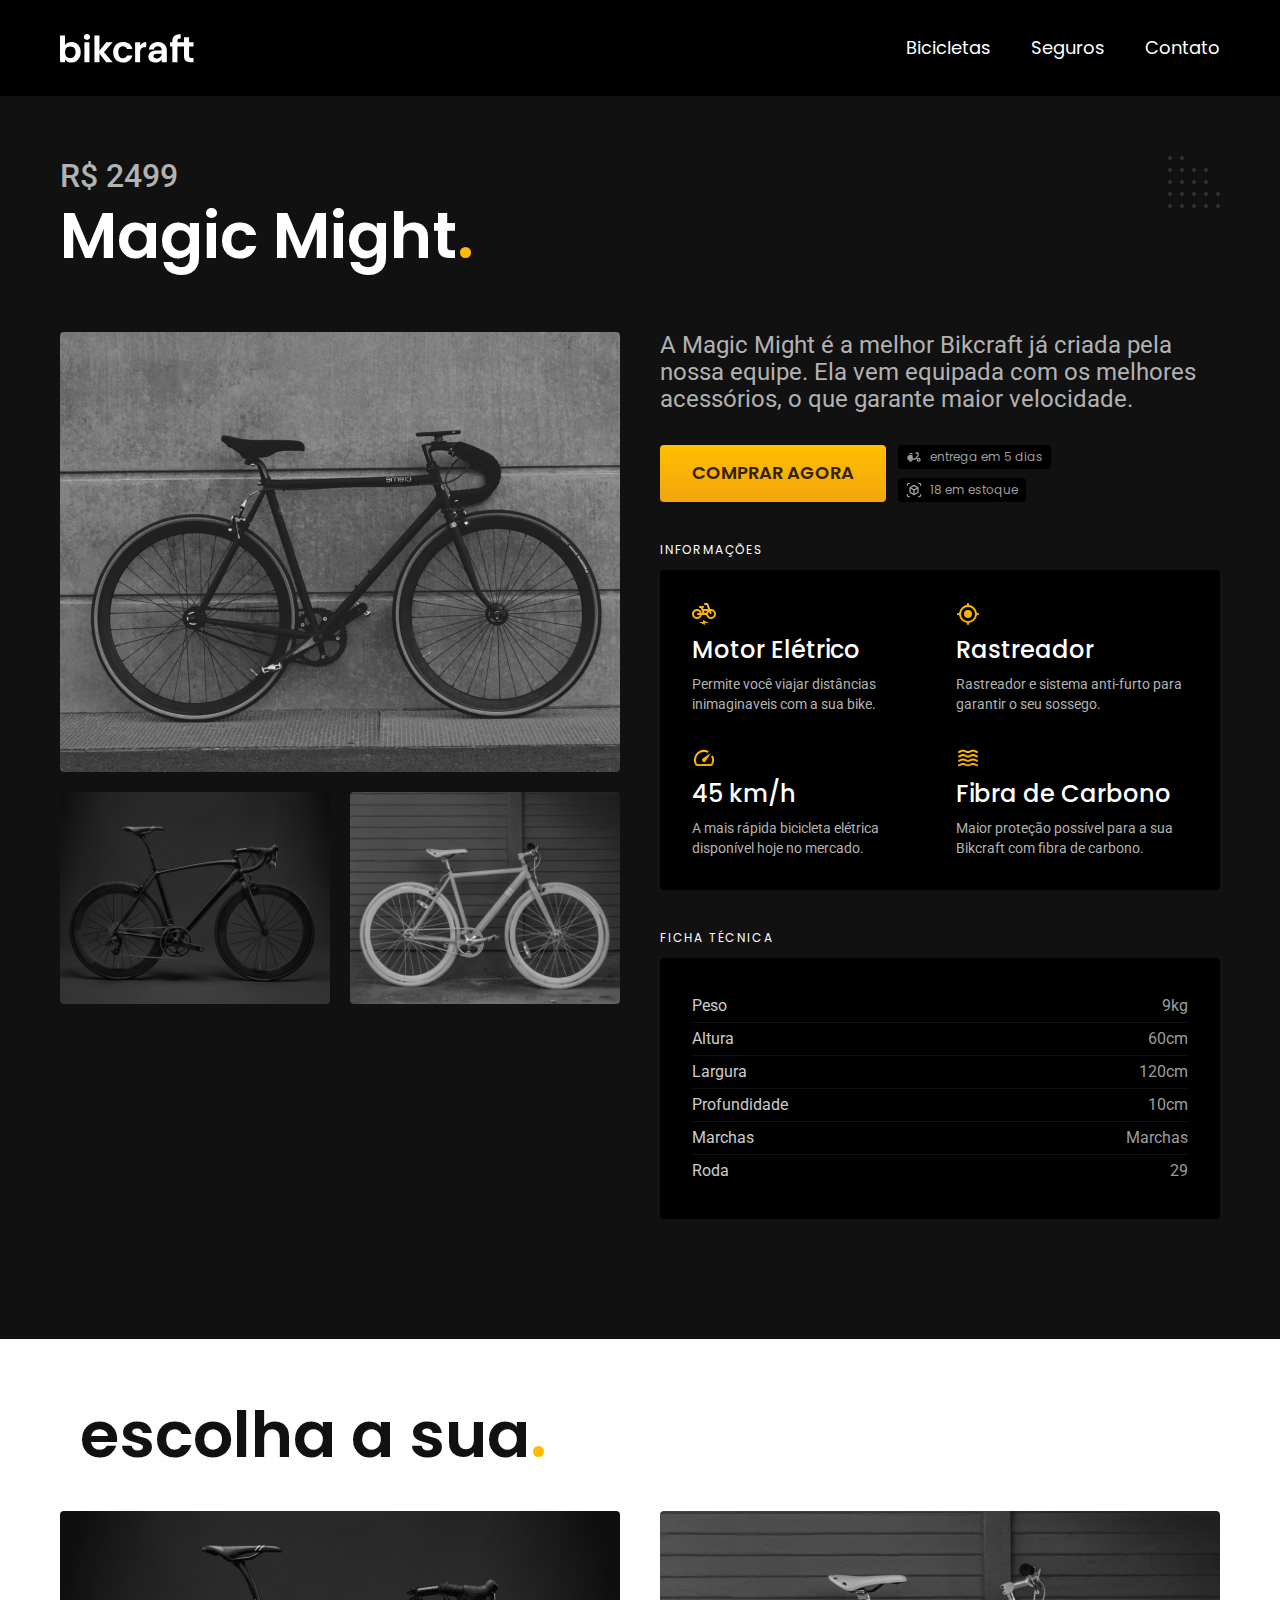
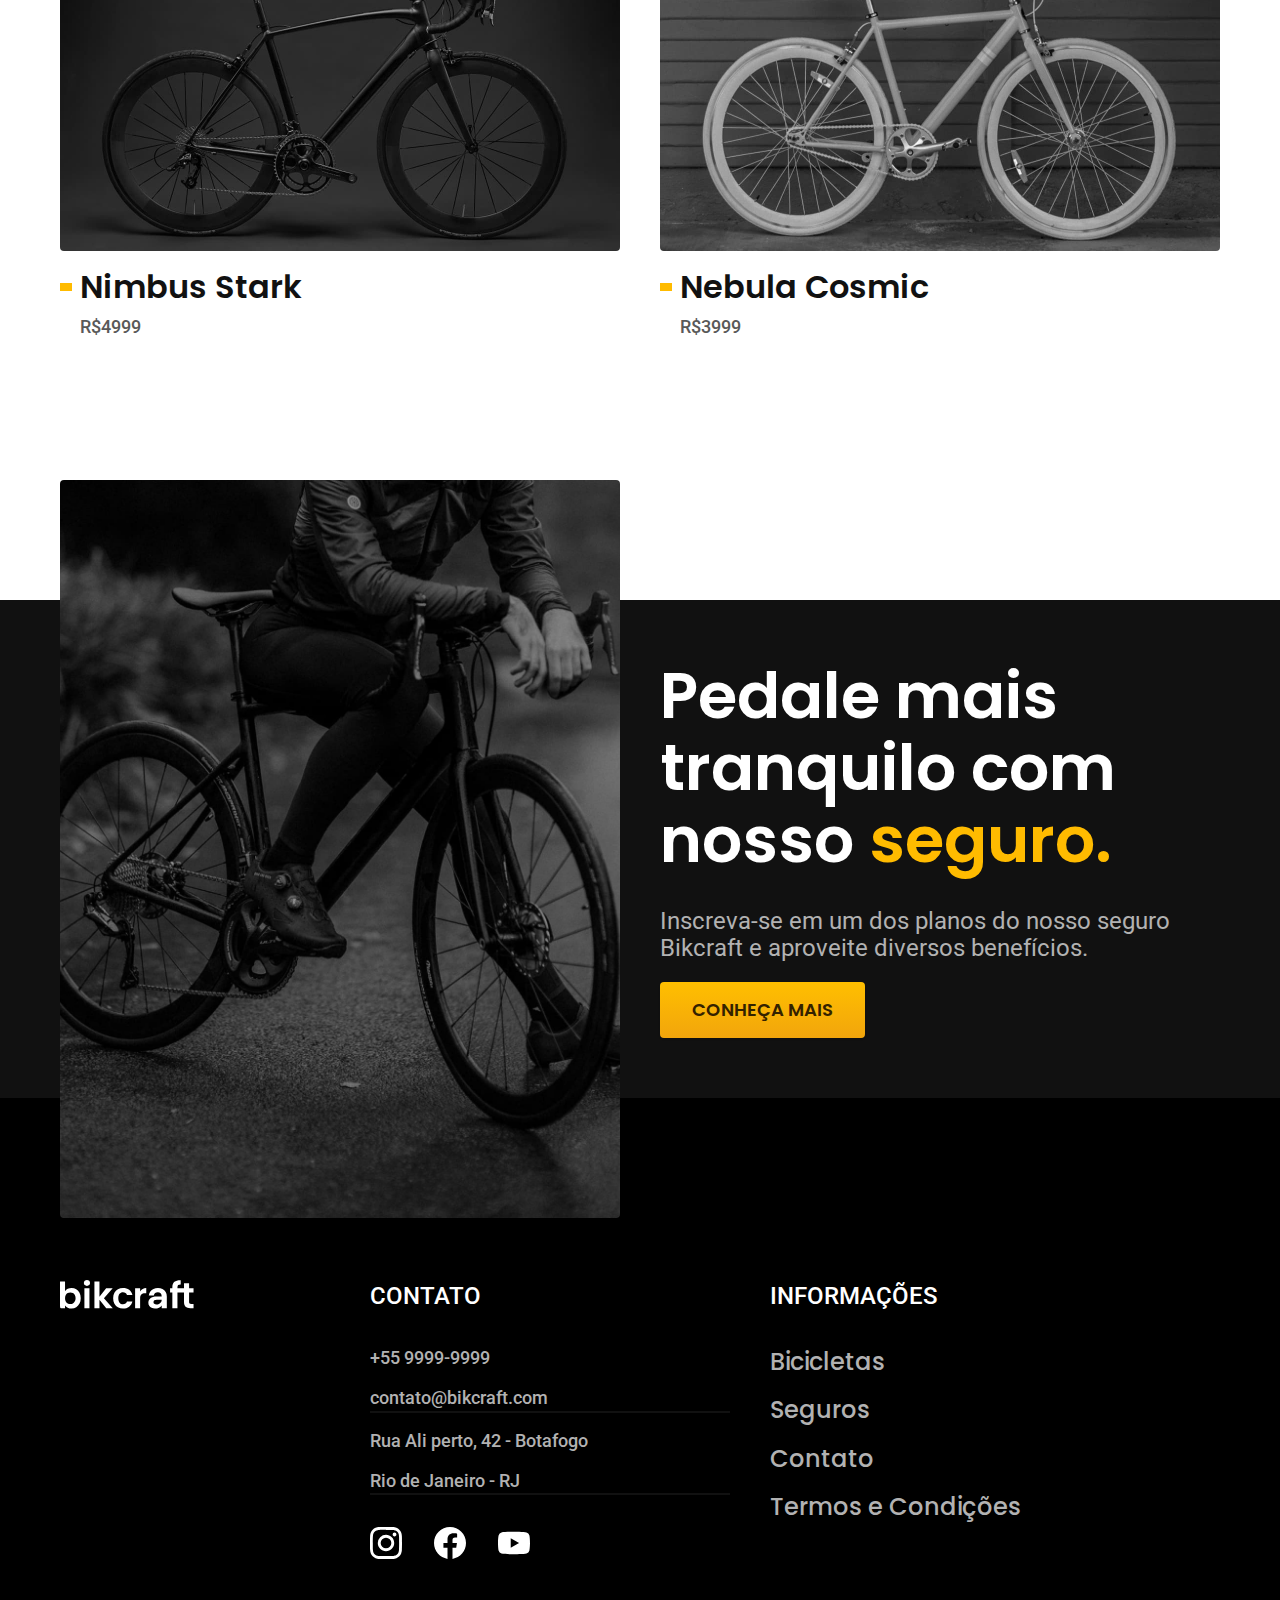
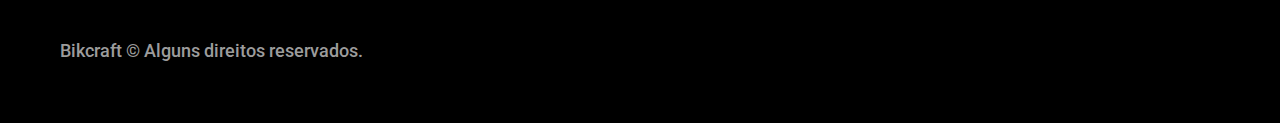
<file: bicicletas/magic.html>
<!DOCTYPE html>
<html lang="pt-br">

<head>
  <meta charset="UTF-8">
  <meta name="viewport" content="width=device-width, initial-scale=1.0">
  <meta name="description" content="Termos e Condições">
  <title>Magic | Bikcraft</title>
  <link rel="stylesheet" href="../css/style.css">
  <link rel="preconnect" href="https://fonts.googleapis.com">
  <link rel="preconnect" href="https://fonts.gstatic.com" crossorigin>
  <link href="https://fonts.googleapis.com/css2?family=Merriweather:ital,wght@1,900&family=Poppins:wght@400;600&family=Roboto:wght@400;500&display=swap" rel="stylesheet">
</head>

<body id="bicicleta">
  <header class="header-bg">
    <div class="header container">
      <a href="../index.html"><img src="../img/bikcraft.svg" alt="marca"></a>
      <nav aria-label="primaria">
        <ul class="header-menu font-1-m cor-0">
          <li><a href="../bicicletas.html">Bicicletas</a></li>
          <li><a href="../seguros.html">Seguros</a></li>
          <li><a href="../contato.html">Contato</a></li>
        </ul>
      </nav>
    </div>
  </header>
  <main class="titulo-bg">
    <div class="titulo container">
      <p class="font-2-xl cor-5">R$ 2499</p>
      <h1 class="font-1-xxl cor-0">Magic Might<span class="cor-p1">.</span></h1>
    </div>
    <div class="bicicleta container">
      <div class="bicicleta-imagens">
        <img src="../img/bicicleta/nimbus2.jpg" alt="">
        <img src="../img/bicicleta/nimbus1.jpg" alt="">
        <img src="../img/bicicleta/nimbus3.jpg" alt="">
      </div>
      <div class="bicicleta-conteudo">
        <p class="font-2-l cor-5">A Magic Might é a melhor Bikcraft já criada pela nossa equipe. Ela vem equipada com os melhores acessórios, o que garante maior velocidade.</p>
        <div class="bicicleta-comprar">
          <a href="../orcamento.html" class="botao">COMPRAR AGORA</a>
          <span class="font-1-xs cor-6"><img src="../img/icones/entrega.svg" alt="">entrega em 5 dias</span>
          <span class="font-1-xs cor-6"> <img src="../img/icones/estoque.svg" alt="">18 em estoque</span>
        </div>

        <h2 class="font-1-xs cor-0">INFORMAÇÕES</h2>
        <ul class="bicicleta-informacoes">
          <li>
            <img src="../img/icones/eletrica.svg" alt="">
            <h3 class="font-1-m cor-0">Motor Elétrico</h3>
            <p class="font-2-xs cor-5">Permite você viajar distâncias inimaginaveis com a sua bike.
            </p>
          </li>
          <li>
            <img src="../img/icones/rastreador.svg" alt="">
            <h3 class="font-1-m cor-0">Rastreador</h3>
            <p class="font-2-xs cor-5">Rastreador e sistema anti-furto para garantir o seu sossego.
            </p>
          </li>
          <li>
            <img src="../img/icones/velocidade.svg" alt="">
            <h3 class="font-1-m cor-0">45 km/h</h3>
            <p class="font-2-xs cor-5">A mais rápida bicicleta elétrica disponível hoje no mercado.
            </p>
          </li>
          <li>
            <img src="../img/icones/carbono.svg" alt="">
            <h3 class="font-1-m cor-0">Fibra de Carbono</h3>
            <p class="font-2-xs cor-5">Maior proteção possível para a sua Bikcraft com fibra de carbono.
            </p>
          </li>
        </ul>
        <h2 class="font-1-xs cor-0">FICHA TÉCNICA</h2>
        <ul class="bicicleta-ficha font-2-s cor-4">
          <li>
            Peso <span>9kg</span>
          </li>
          <li>
            Altura <span>60cm</span>
          </li>
          <li>
            Largura <span>120cm</span>
          </li>
          <li>
            Profundidade <span>10cm</span>
          </li>
          <li>
            Marchas <span>Marchas</span>
          </li>
          <li>
            Roda <span>29</span>
          </li>
        </ul>
      </div>
    </div>
  </main>
  <article class="bicicletas-lista container">
    <h2 class="font-1-xxl">escolha a sua<span class="cor-p1">.</span></h2>
    <ul>
      <li>
        <a href="./nimbus.html">
          <img src="../img/bicicletas/nimbus.jpg" alt="Bicicleta Preta">
          <h3 class="font-1-xl">Nimbus Stark</h3>
          <span class="font-2-m cor-8">R$4999</span>
        </a>
      </li>
      <li>
        <a href="./nebula.html">
          <img src="../img/bicicletas/nebula.jpg" alt="Bicicleta Cinza">
          <h3 class="font-1-xl">Nebula Cosmic</h3>
          <span class="font-2-m cor-8">R$3999</span>
        </a>
      </li>
    </ul>
  </article>
  <article class="seguro-bg">
    <div class="seguro container">
      <div class="seguro-imagem"><img src="../img/fotos/seguros.jpg" alt="Pessoa em uma bicicleta"></div>
      <div class="seguro-conteudo">
        <h2 class="font-1-xxl cor-0">Pedale mais tranquilo com nosso <span class="cor-p1">seguro.</span></h2>
        <p class="font-2-l cor-5">Inscreva-se em um dos planos do nosso seguro Bikcraft e aproveite diversos benefícios.</p>
        <a href="../seguros.html" class="botao">CONHEÇA MAIS</a>
      </div>
    </div>

  </article>
  <footer class="footer-bg">
    <div class="footer container">
      <img src="../img/bikcraft.svg" alt="Bikcraft">
      <div class="footer-contato">
        <h3 class="font-2-l-b cor-0">CONTATO</h3>
        <ul class="font-2-m cor-5">
          <li><a href="tel: +5521999999999">+55 9999-9999</a></li>
          <li><a href="mailto: contato@bikcraft.com">contato@bikcraft.com</a></li>
          <li>Rua Ali perto, 42 - Botafogo</li>
          <li>Rio de Janeiro - RJ</li>
        </ul>
        <div class="footer-redes">
          <a href="./">
            <img src="../img/redes/instagram.svg" alt="instagram">
          </a>
          <a href="./">
            <img src="../img/redes/facebook.svg" alt="Facebook">
          </a>
          <a href="./">
            <img src="../img/redes/youtube.svg" alt="youtube">
          </a>
        </div>
      </div>
      <div class="footer-informacoes">
        <h3 class="font-2-l-b cor-0">INFORMAÇÕES</h3>
        <nav>
          <ul class="font-1-m cor-5">
            <li><a href="../bicicletas.html">Bicicletas</a></li>
            <li><a href="../seguros.html">Seguros</a></li>
            <li><a href="../contato.html">Contato</a></li>
            <li>
              <a href="../termos.html">
                Termos e Condições
              </a>
            </li>
          </ul>
        </nav>
      </div>
      <p class="footer-copy font-2-m cor-6">Bikcraft © Alguns direitos reservados.</p>
    </div>
  </footer>
</body>

</body>

</html>
</file>
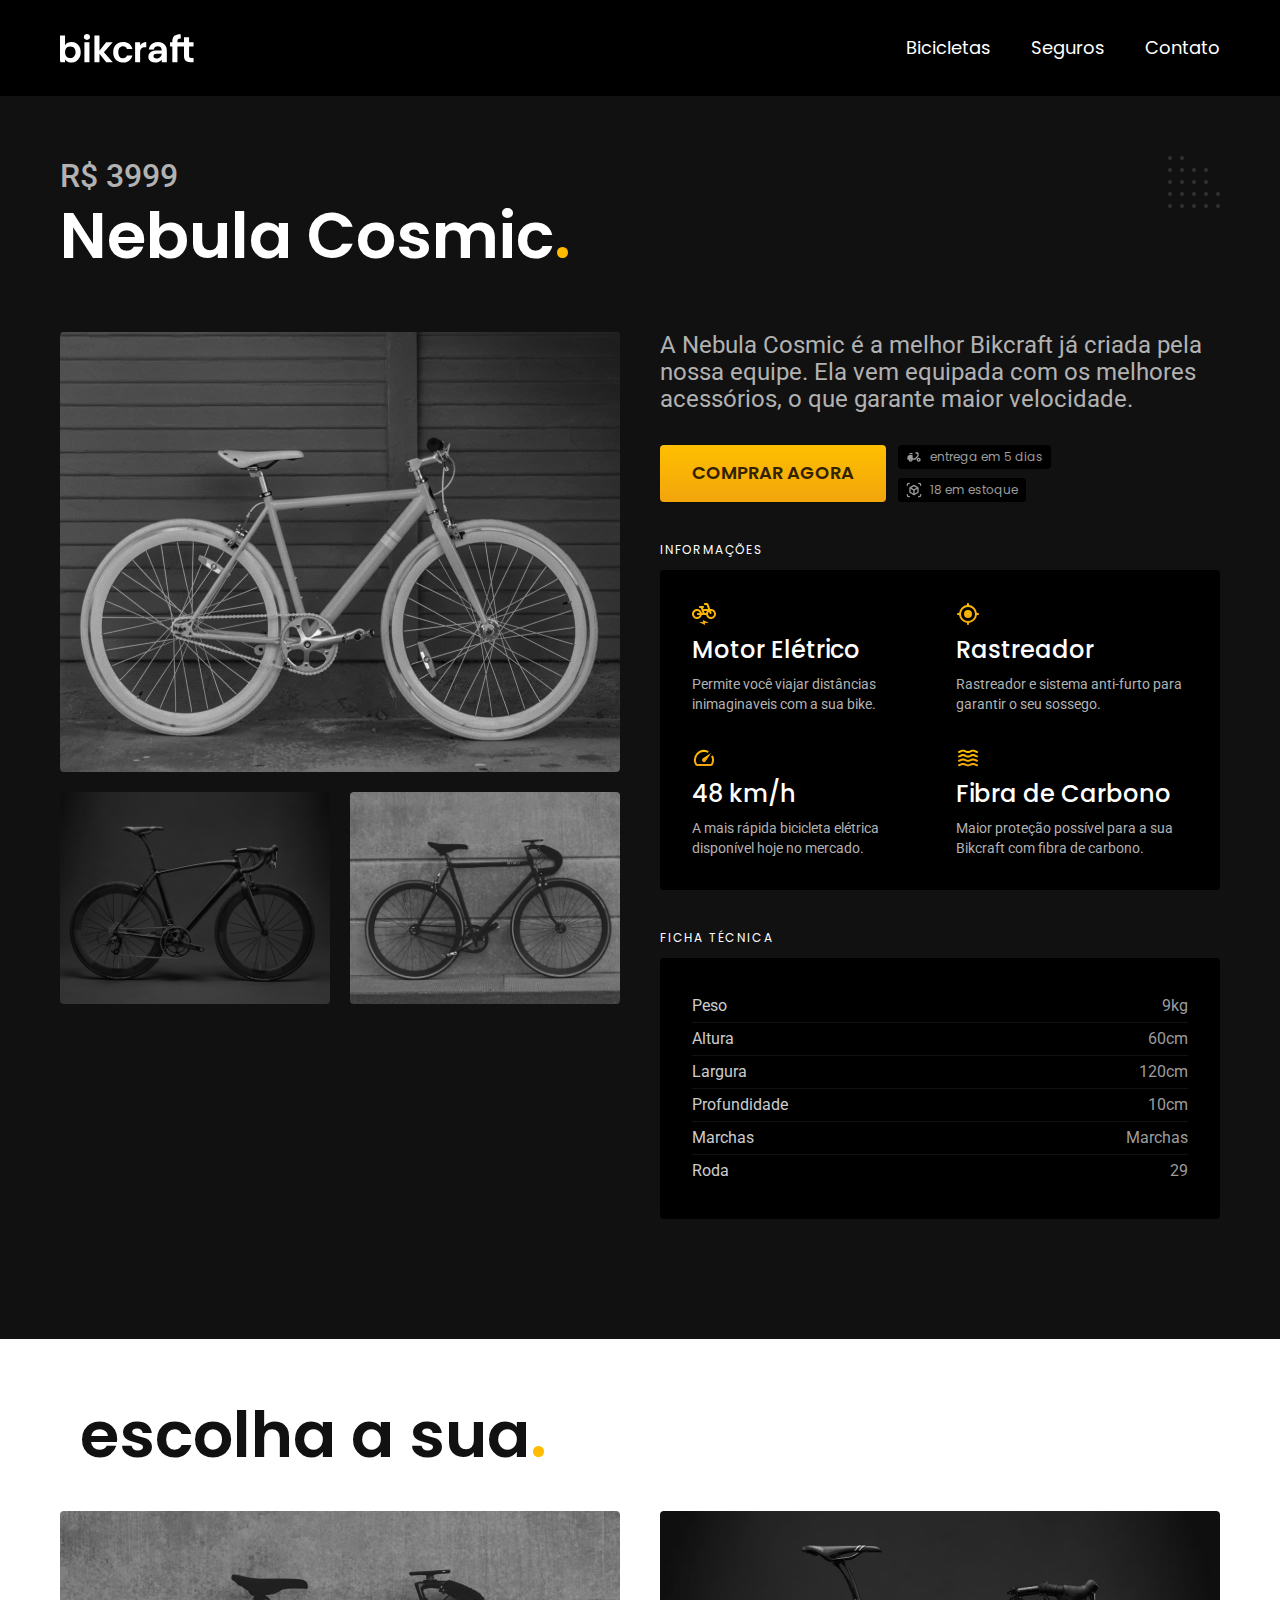
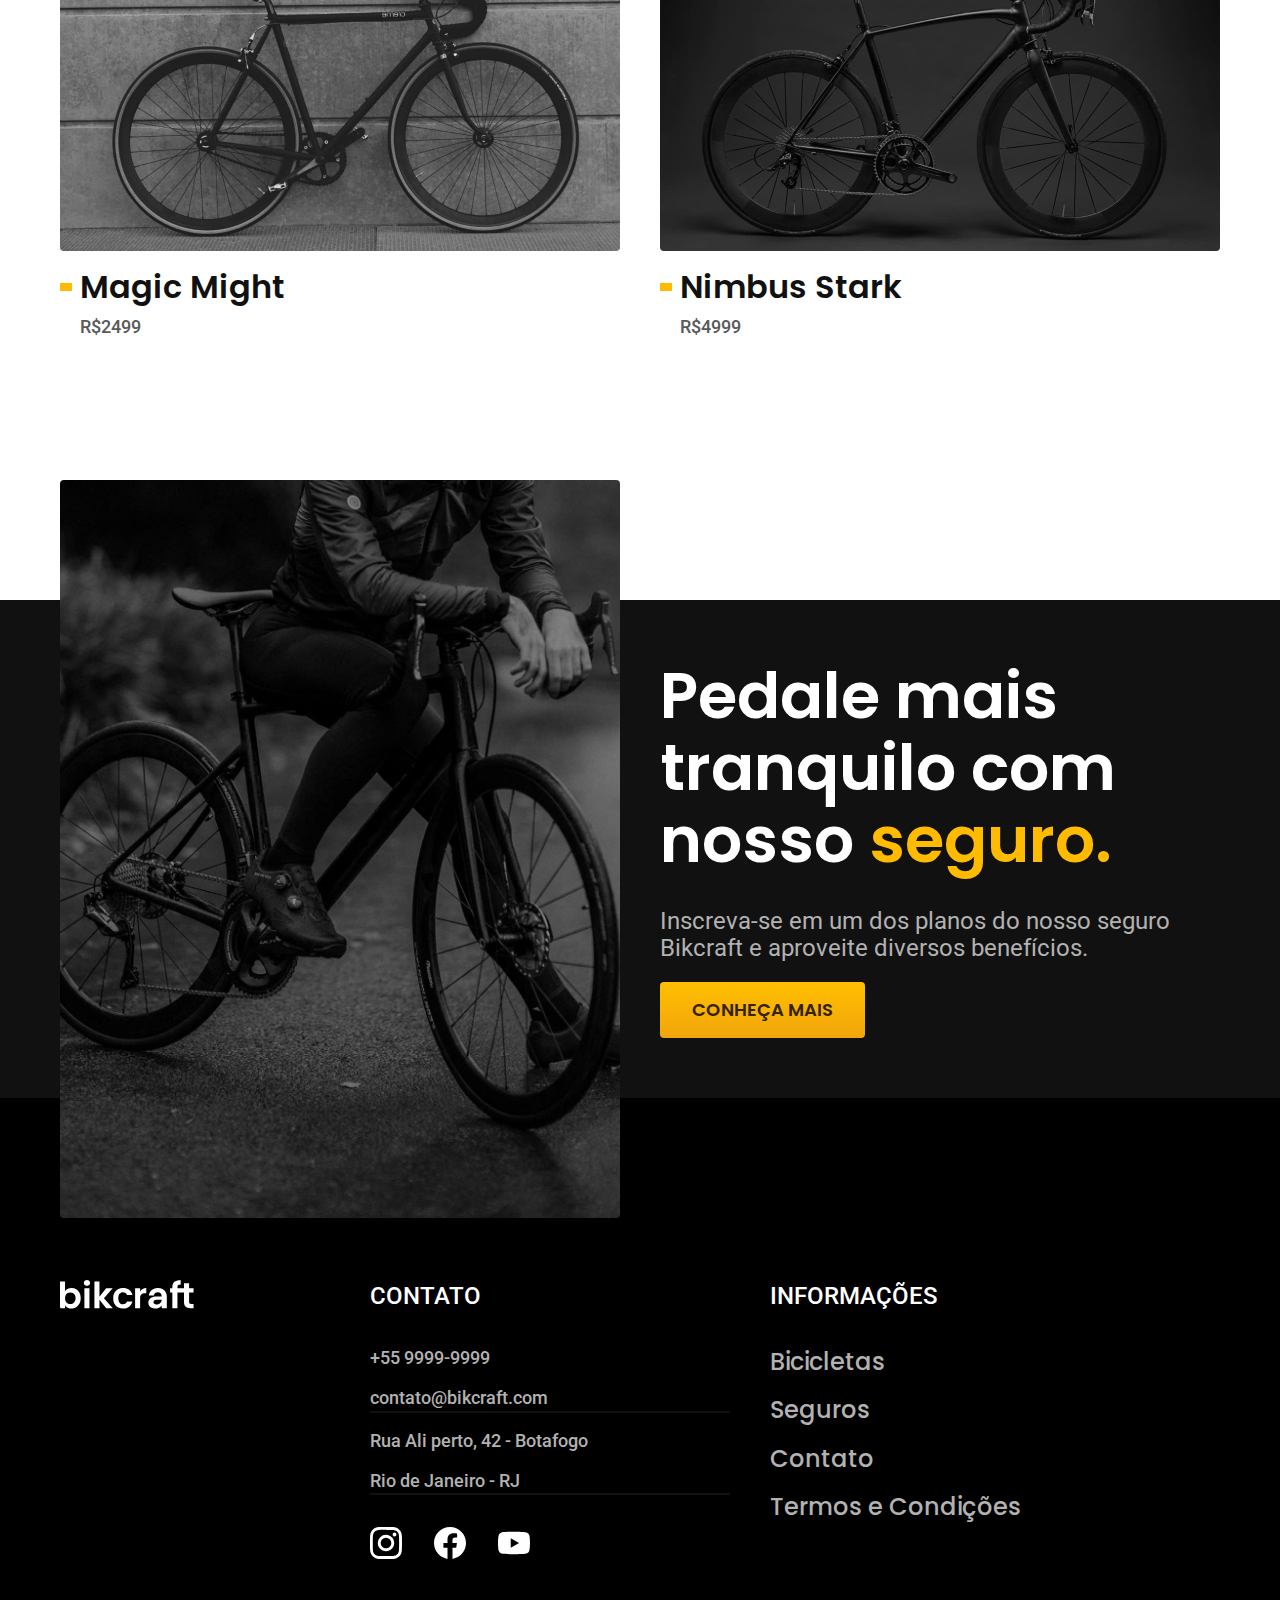
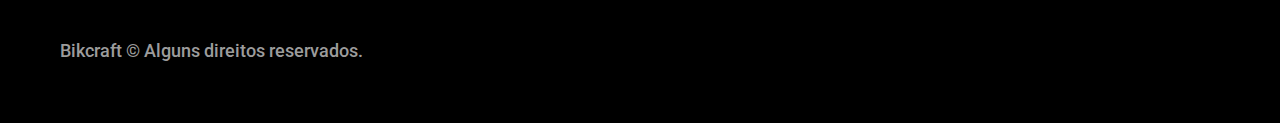
<file: bicicletas/nebula.html>
<!DOCTYPE html>
<html lang="pt-br">

<head>
  <meta charset="UTF-8">
  <meta name="viewport" content="width=device-width, initial-scale=1.0">
  <meta name="description" content="Termos e Condições">
  <title>Nebula Cosmic| Bikcraft</title>
  <link rel="stylesheet" href="../css/style.css">
  <link rel="preconnect" href="https://fonts.googleapis.com">
  <link rel="preconnect" href="https://fonts.gstatic.com" crossorigin>
  <link href="https://fonts.googleapis.com/css2?family=Merriweather:ital,wght@1,900&family=Poppins:wght@400;600&family=Roboto:wght@400;500&display=swap" rel="stylesheet">
</head>

<body id="bicicleta">
  <header class="header-bg">
    <div class="header container">
      <a href="../index.html"><img src="../img/bikcraft.svg" alt="marca"></a>
      <nav aria-label="primaria">
        <ul class="header-menu font-1-m cor-0">
          <li><a href="../bicicletas.html">Bicicletas</a></li>
          <li><a href="../seguros.html">Seguros</a></li>
          <li><a href="../contato.html">Contato</a></li>
        </ul>
      </nav>
    </div>
  </header>
  <main class="titulo-bg">
    <div class="titulo container">
      <p class="font-2-xl cor-5">R$ 3999</p>
      <h1 class="font-1-xxl cor-0">Nebula Cosmic<span class="cor-p1">.</span></h1>
    </div>
    <div class="bicicleta container">
      <div class="bicicleta-imagens">
        <img src="../img/bicicleta/nimbus3.jpg" alt="">
        <img src="../img/bicicleta/nimbus1.jpg" alt="">
        <img src="../img/bicicleta/nimbus2.jpg" alt="">
      </div>
      <div class="bicicleta-conteudo">
        <p class="font-2-l cor-5">A Nebula Cosmic é a melhor Bikcraft já criada pela nossa equipe. Ela vem equipada com os melhores acessórios, o que garante maior velocidade.</p>
        <div class="bicicleta-comprar">
          <a href="../orcamento.html" class="botao">COMPRAR AGORA</a>
          <span class="font-1-xs cor-6"><img src="../img/icones/entrega.svg" alt="">entrega em 5 dias</span>
          <span class="font-1-xs cor-6"> <img src="../img/icones/estoque.svg" alt="">18 em estoque</span>
        </div>

        <h2 class="font-1-xs cor-0">INFORMAÇÕES</h2>
        <ul class="bicicleta-informacoes">
          <li>
            <img src="../img/icones/eletrica.svg" alt="">
            <h3 class="font-1-m cor-0">Motor Elétrico</h3>
            <p class="font-2-xs cor-5">Permite você viajar distâncias inimaginaveis com a sua bike.
            </p>
          </li>
          <li>
            <img src="../img/icones/rastreador.svg" alt="">
            <h3 class="font-1-m cor-0">Rastreador</h3>
            <p class="font-2-xs cor-5">Rastreador e sistema anti-furto para garantir o seu sossego.
            </p>
          </li>
          <li>
            <img src="../img/icones/velocidade.svg" alt="">
            <h3 class="font-1-m cor-0">48 km/h</h3>
            <p class="font-2-xs cor-5">A mais rápida bicicleta elétrica disponível hoje no mercado.
            </p>
          </li>
          <li>
            <img src="../img/icones/carbono.svg" alt="">
            <h3 class="font-1-m cor-0">Fibra de Carbono</h3>
            <p class="font-2-xs cor-5">Maior proteção possível para a sua Bikcraft com fibra de carbono.
            </p>
          </li>
        </ul>
        <h2 class="font-1-xs cor-0">FICHA TÉCNICA</h2>
        <ul class="bicicleta-ficha font-2-s cor-4">
          <li>
            Peso <span>9kg</span>
          </li>
          <li>
            Altura <span>60cm</span>
          </li>
          <li>
            Largura <span>120cm</span>
          </li>
          <li>
            Profundidade <span>10cm</span>
          </li>
          <li>
            Marchas <span>Marchas</span>
          </li>
          <li>
            Roda <span>29</span>
          </li>
        </ul>
      </div>
    </div>
  </main>
  <article class="bicicletas-lista container">
    <h2 class="font-1-xxl">escolha a sua<span class="cor-p1">.</span></h2>
    <ul>
      <li>
        <a href="./magic.html">
          <img src="../img/bicicletas/magic.jpg" alt="Bicicleta Preta">
          <h3 class="font-1-xl">Magic Might</h3>
          <span class="font-2-m cor-8">R$2499</span>
        </a>
      </li>
      <li>
        <a href="./nebula.html">
          <img src="../img/bicicletas/nimbus.jpg" alt="Bicicleta Cinza">
          <h3 class="font-1-xl">Nimbus Stark</h3>
          <span class="font-2-m cor-8">R$4999</span>
        </a>
      </li>
    </ul>
  </article>
  <article class="seguro-bg">
    <div class="seguro container">
      <div class="seguro-imagem"><img src="../img/fotos/seguros.jpg" alt="Pessoa em uma bicicleta"></div>
      <div class="seguro-conteudo">
        <h2 class="font-1-xxl cor-0">Pedale mais tranquilo com nosso <span class="cor-p1">seguro.</span></h2>
        <p class="font-2-l cor-5">Inscreva-se em um dos planos do nosso seguro Bikcraft e aproveite diversos benefícios.</p>
        <a href="../seguros.html" class="botao">CONHEÇA MAIS</a>
      </div>
    </div>

  </article>
  <footer class="footer-bg">
    <div class="footer container">
      <img src="../img/bikcraft.svg" alt="Bikcraft">
      <div class="footer-contato">
        <h3 class="font-2-l-b cor-0">CONTATO</h3>
        <ul class="font-2-m cor-5">
          <li><a href="tel: +5521999999999">+55 9999-9999</a></li>
          <li><a href="mailto: contato@bikcraft.com">contato@bikcraft.com</a></li>
          <li>Rua Ali perto, 42 - Botafogo</li>
          <li>Rio de Janeiro - RJ</li>
        </ul>
        <div class="footer-redes">
          <a href="./">
            <img src="../img/redes/instagram.svg" alt="instagram">
          </a>
          <a href="./">
            <img src="../img/redes/facebook.svg" alt="Facebook">
          </a>
          <a href="./">
            <img src="../img/redes/youtube.svg" alt="youtube">
          </a>
        </div>
      </div>
      <div class="footer-informacoes">
        <h3 class="font-2-l-b cor-0">INFORMAÇÕES</h3>
        <nav>
          <ul class="font-1-m cor-5">
            <li><a href="./bicicletas.html">Bicicletas</a></li>
            <li><a href="./seguros.html">Seguros</a></li>
            <li><a href="./contato.html">Contato</a></li>
            <li>
              <a href="./termos.html">
                Termos e Condições
              </a>
            </li>
          </ul>
        </nav>
      </div>
      <p class="footer-copy font-2-m cor-6">Bikcraft © Alguns direitos reservados.</p>
    </div>
  </footer>
</body>

</body>

</html>
</file>
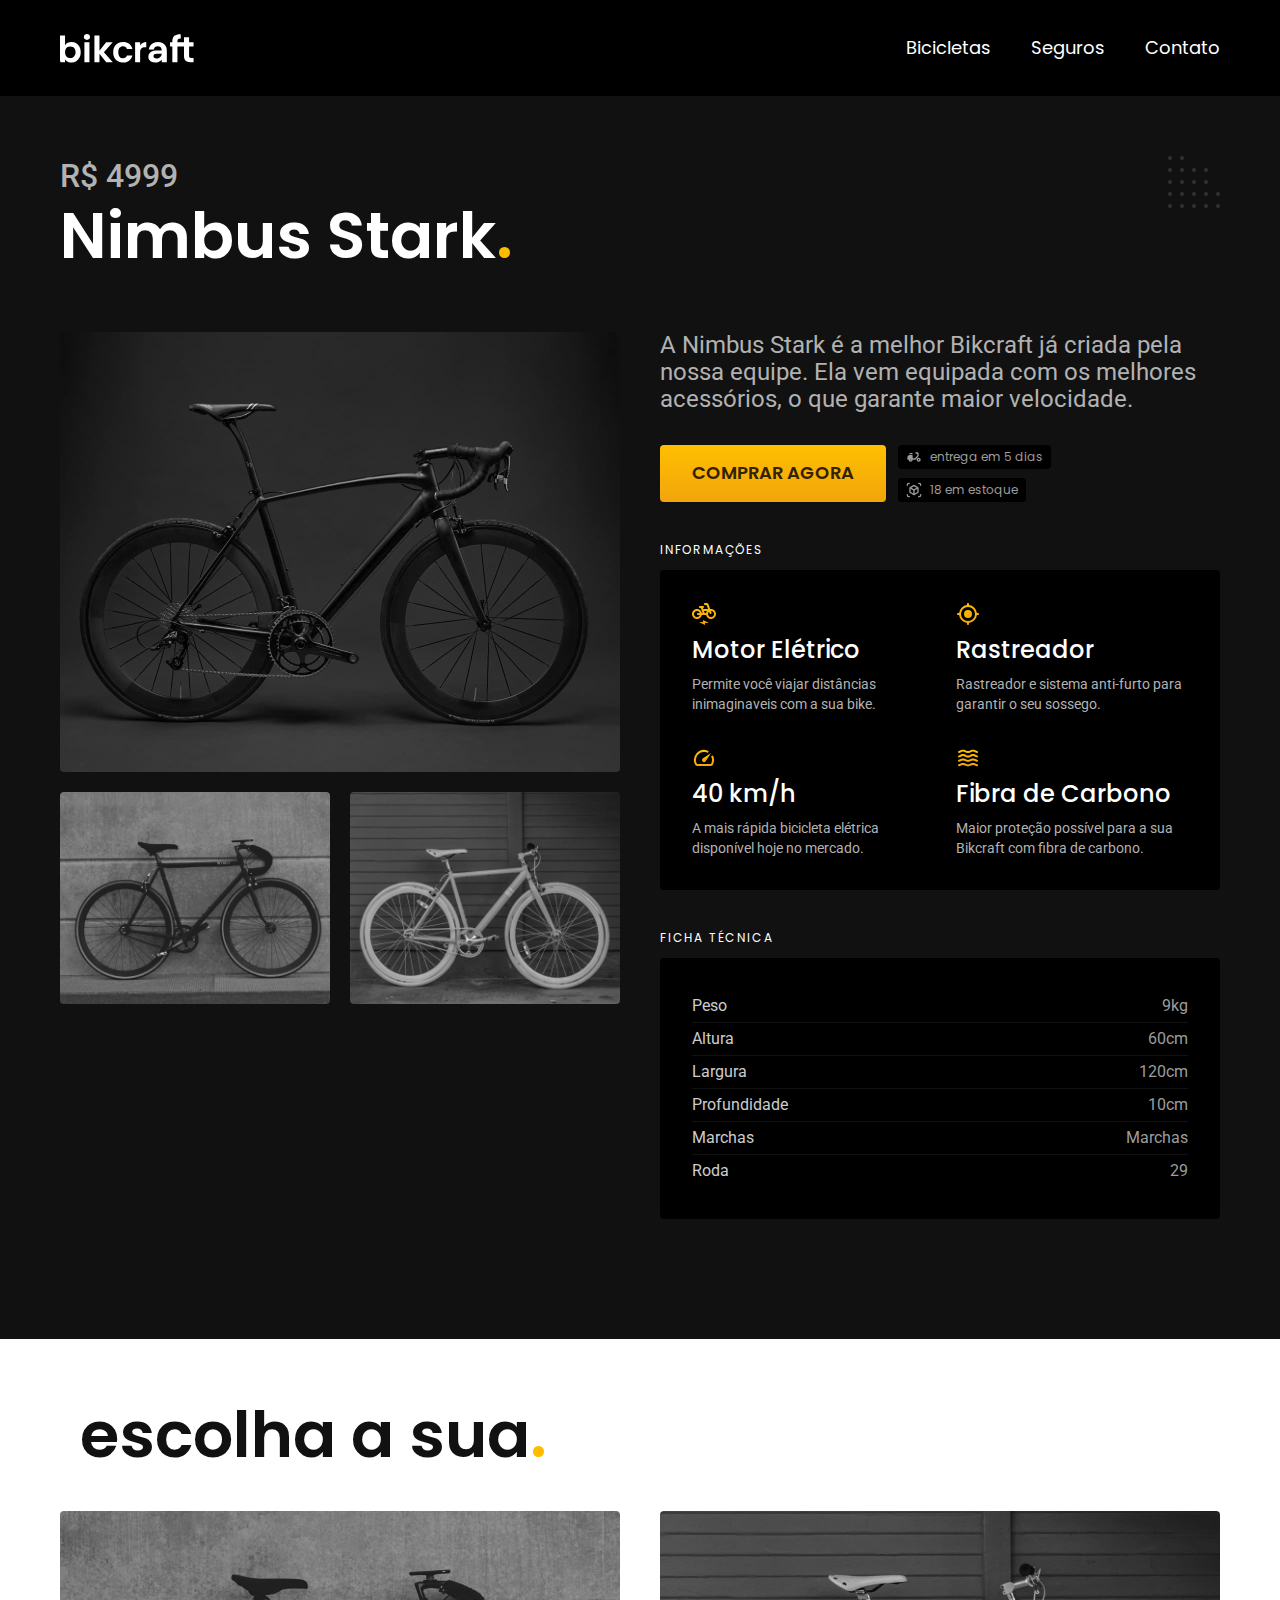
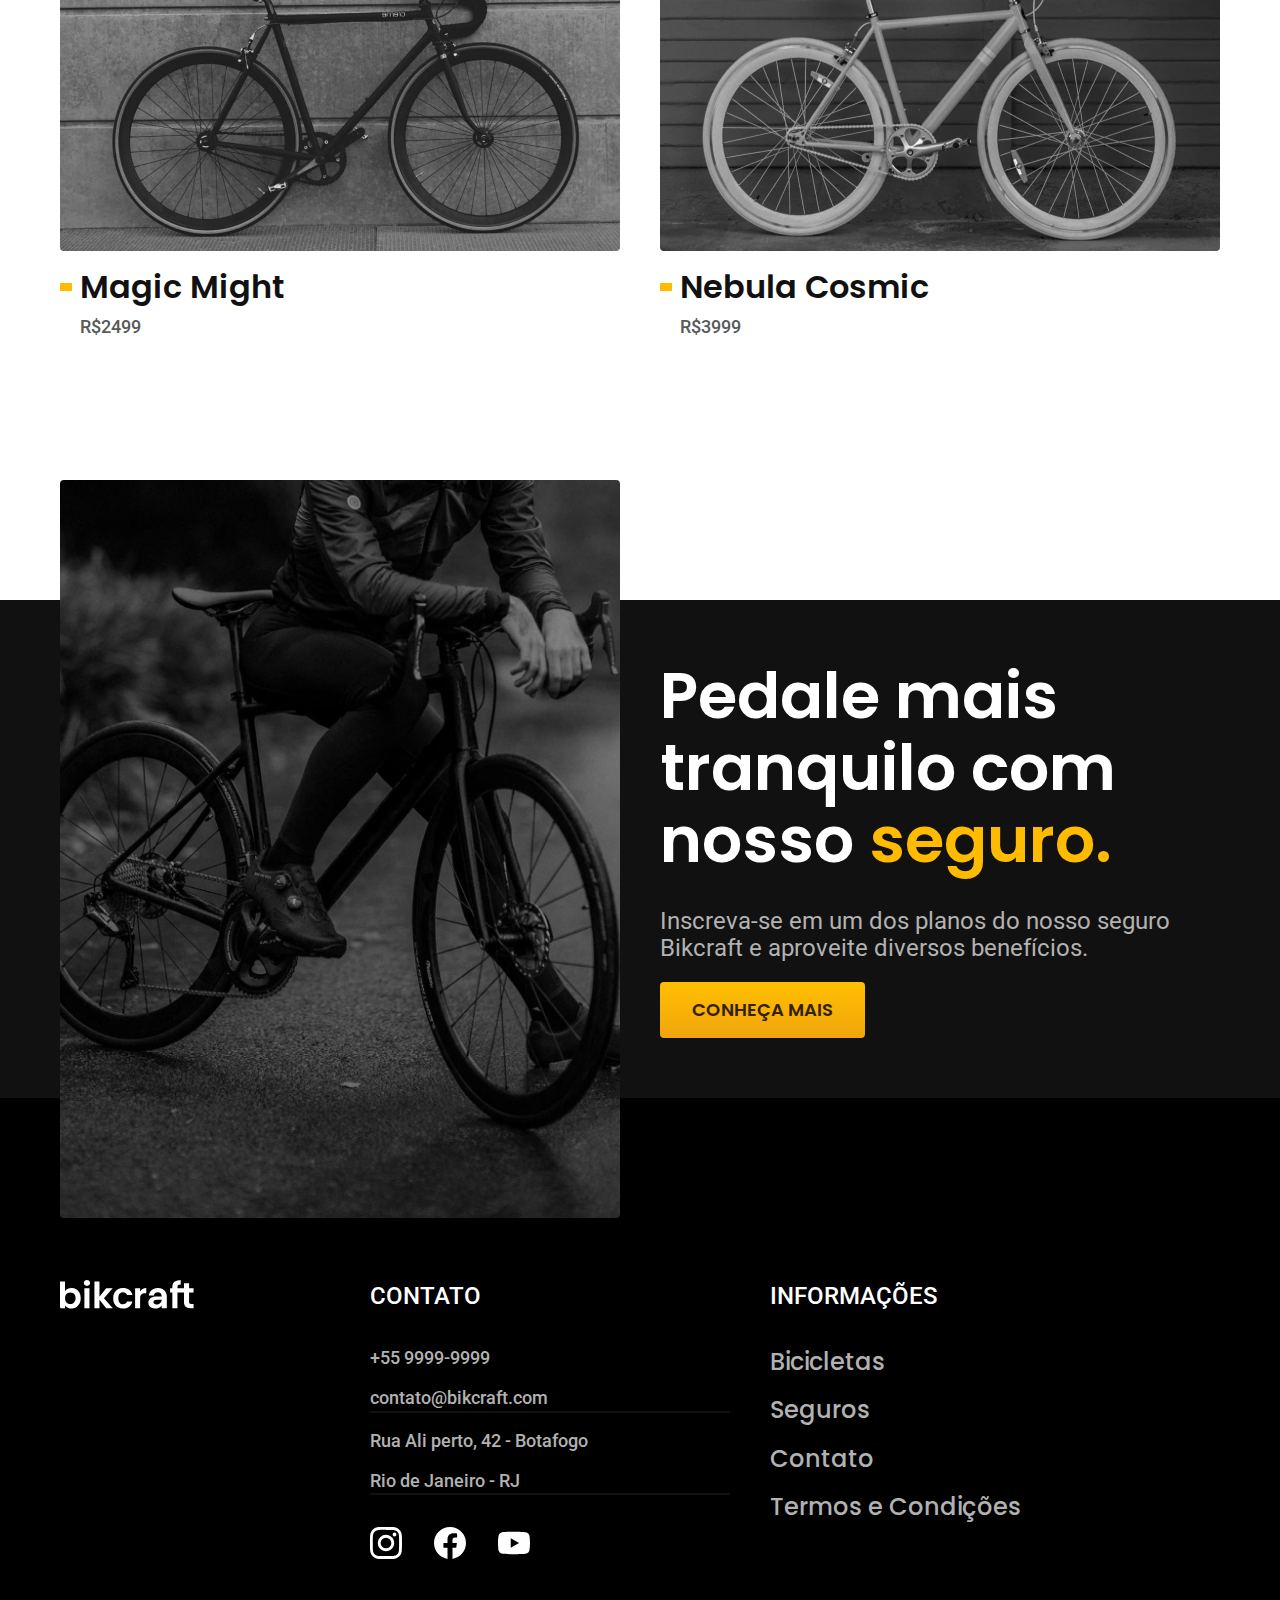
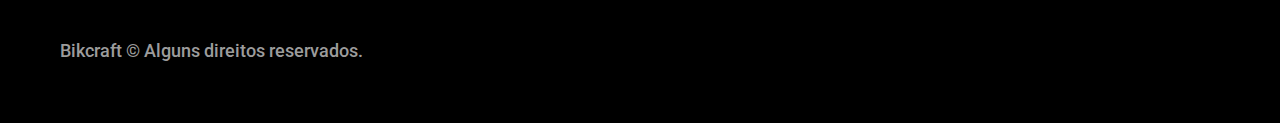
<file: bicicletas/nimbus.html>
<!DOCTYPE html>
<html lang="pt-br">

<head>
  <meta charset="UTF-8">
  <meta name="viewport" content="width=device-width, initial-scale=1.0">
  <meta name="description" content="Termos e Condições">
  <title>Nimbus Stark | Bikcraft</title>
  <link rel="stylesheet" href="../css/style.css">
  <link rel="preconnect" href="https://fonts.googleapis.com">
  <link rel="preconnect" href="https://fonts.gstatic.com" crossorigin>
  <link href="https://fonts.googleapis.com/css2?family=Merriweather:ital,wght@1,900&family=Poppins:wght@400;600&family=Roboto:wght@400;500&display=swap" rel="stylesheet">
</head>

<body id="bicicleta">
  <header class="header-bg">
    <div class="header container">
      <a href="../index.html"><img src="../img/bikcraft.svg" alt="marca"></a>
      <nav aria-label="primaria">
        <ul class="header-menu font-1-m cor-0">
          <li><a href="../bicicletas.html">Bicicletas</a></li>
          <li><a href="../seguros.html">Seguros</a></li>
          <li><a href="../contato.html">Contato</a></li>
        </ul>
      </nav>
    </div>
  </header>
  <main class="titulo-bg">
    <div class="titulo container">
      <p class="font-2-xl cor-5">R$ 4999</p>
      <h1 class="font-1-xxl cor-0">Nimbus Stark<span class="cor-p1">.</span></h1>
    </div>
    <div class="bicicleta container">
      <div class="bicicleta-imagens">
        <img src="../img/bicicleta/nimbus1.jpg" alt="">
        <img src="../img/bicicleta/nimbus2.jpg" alt="">
        <img src="../img/bicicleta/nimbus3.jpg" alt="">
      </div>
      <div class="bicicleta-conteudo">
        <p class="font-2-l cor-5">A Nimbus Stark é a melhor Bikcraft já criada pela nossa equipe. Ela vem equipada com os melhores acessórios, o que garante maior velocidade.</p>
        <div class="bicicleta-comprar">
          <a href="../orcamento.html" class="botao">COMPRAR AGORA</a>
          <span class="font-1-xs cor-6"><img src="../img/icones/entrega.svg" alt="">entrega em 5 dias</span>
          <span class="font-1-xs cor-6"> <img src="../img/icones/estoque.svg" alt="">18 em estoque</span>
        </div>

        <h2 class="font-1-xs cor-0">INFORMAÇÕES</h2>
        <ul class="bicicleta-informacoes">
          <li>
            <img src="../img/icones/eletrica.svg" alt="">
            <h3 class="font-1-m cor-0">Motor Elétrico</h3>
            <p class="font-2-xs cor-5">Permite você viajar distâncias inimaginaveis com a sua bike.
            </p>
          </li>
          <li>
            <img src="../img/icones/rastreador.svg" alt="">
            <h3 class="font-1-m cor-0">Rastreador</h3>
            <p class="font-2-xs cor-5">Rastreador e sistema anti-furto para garantir o seu sossego.
            </p>
          </li>
          <li>
            <img src="../img/icones/velocidade.svg" alt="">
            <h3 class="font-1-m cor-0">40 km/h</h3>
            <p class="font-2-xs cor-5">A mais rápida bicicleta elétrica disponível hoje no mercado.
            </p>
          </li>
          <li>
            <img src="../img/icones/carbono.svg" alt="">
            <h3 class="font-1-m cor-0">Fibra de Carbono</h3>
            <p class="font-2-xs cor-5">Maior proteção possível para a sua Bikcraft com fibra de carbono.
            </p>
          </li>
        </ul>
        <h2 class="font-1-xs cor-0">FICHA TÉCNICA</h2>
        <ul class="bicicleta-ficha font-2-s cor-4">
          <li>
            Peso <span>9kg</span>
          </li>
          <li>
            Altura <span>60cm</span>
          </li>
          <li>
            Largura <span>120cm</span>
          </li>
          <li>
            Profundidade <span>10cm</span>
          </li>
          <li>
            Marchas <span>Marchas</span>
          </li>
          <li>
            Roda <span>29</span>
          </li>
        </ul>
      </div>
    </div>
  </main>
  <article class="bicicletas-lista container">
    <h2 class="font-1-xxl">escolha a sua<span class="cor-p1">.</span></h2>
    <ul>
      <li>
        <a href="./magic.html">
          <img src="../img/bicicletas/magic.jpg" alt="Bicicleta Preta">
          <h3 class="font-1-xl">Magic Might</h3>
          <span class="font-2-m cor-8">R$2499</span>
        </a>
      </li>
      <li>
        <a href="./nebula.html">
          <img src="../img/bicicletas/nebula.jpg" alt="Bicicleta Cinza">
          <h3 class="font-1-xl">Nebula Cosmic</h3>
          <span class="font-2-m cor-8">R$3999</span>
        </a>
      </li>
    </ul>
  </article>
  <article class="seguro-bg">
    <div class="seguro container">
      <div class="seguro-imagem"><img src="../img/fotos/seguros.jpg" alt="Pessoa em uma bicicleta"></div>
      <div class="seguro-conteudo">
        <h2 class="font-1-xxl cor-0">Pedale mais tranquilo com nosso <span class="cor-p1">seguro.</span></h2>
        <p class="font-2-l cor-5">Inscreva-se em um dos planos do nosso seguro Bikcraft e aproveite diversos benefícios.</p>
        <a href="../seguros.html" class="botao">CONHEÇA MAIS</a>
      </div>
    </div>

  </article>
  <footer class="footer-bg">
    <div class="footer container">
      <img src="../img/bikcraft.svg" alt="Bikcraft">
      <div class="footer-contato">
        <h3 class="font-2-l-b cor-0">CONTATO</h3>
        <ul class="font-2-m cor-5">
          <li><a href="tel: +5521999999999">+55 9999-9999</a></li>
          <li><a href="mailto: contato@bikcraft.com">contato@bikcraft.com</a></li>
          <li>Rua Ali perto, 42 - Botafogo</li>
          <li>Rio de Janeiro - RJ</li>
        </ul>
        <div class="footer-redes">
          <a href="./">
            <img src="../img/redes/instagram.svg" alt="instagram">
          </a>
          <a href="./">
            <img src="../img/redes/facebook.svg" alt="Facebook">
          </a>
          <a href="./">
            <img src="../img/redes/youtube.svg" alt="youtube">
          </a>
        </div>
      </div>
      <div class="footer-informacoes">
        <h3 class="font-2-l-b cor-0">INFORMAÇÕES</h3>
        <nav>
          <ul class="font-1-m cor-5">
            <li><a href="../bicicletas.html">Bicicletas</a></li>
            <li><a href="../seguros.html">Seguros</a></li>
            <li><a href="../contato.html">Contato</a></li>
            <li>
              <a href="../termos.html">
                Termos e Condições
              </a>
            </li>
          </ul>
        </nav>
      </div>
      <p class="footer-copy font-2-m cor-6">Bikcraft © Alguns direitos reservados.</p>
    </div>
  </footer>
</body>

</body>

</html>
</file>
<file: css/style.css>
@import "./global/global.css";
@import "./utilidades/tipografia.css";
@import "./utilidades/cores.css";
@import "./global/header.css";
@import "./global/footer.css";

/*Utilidades*/
@import "./utilidades/componentes.css";
@import "./utilidades/formulario.css";

/*Home*/
@import "./home/introducao.css";
@import "./home/tecnologia.css";
@import "./home/parceiros.css";
@import "./home/depoimento.css";

/*Bicicletas*/
@import "./bicicletas/bicicletas-lista.css";
@import "./bicicletas/bicicletas.css";

/*Bicicleta*/
@import "./bicicleta/bicicleta.css";
@import "./bicicleta/seguro.css";

/*Seguros*/
@import "./seguros/seguros.css";
@import "./seguros/vantagens.css";
@import "./seguros/perguntas.css";
/*Orçamento*/
@import "./orcamento/orcamento.css";
/*Contato*/
@import "./contato/contato.css";
@import "./contato/lojas.css";
/*Termos*/
@import "./termos/termos.css";
</file>
